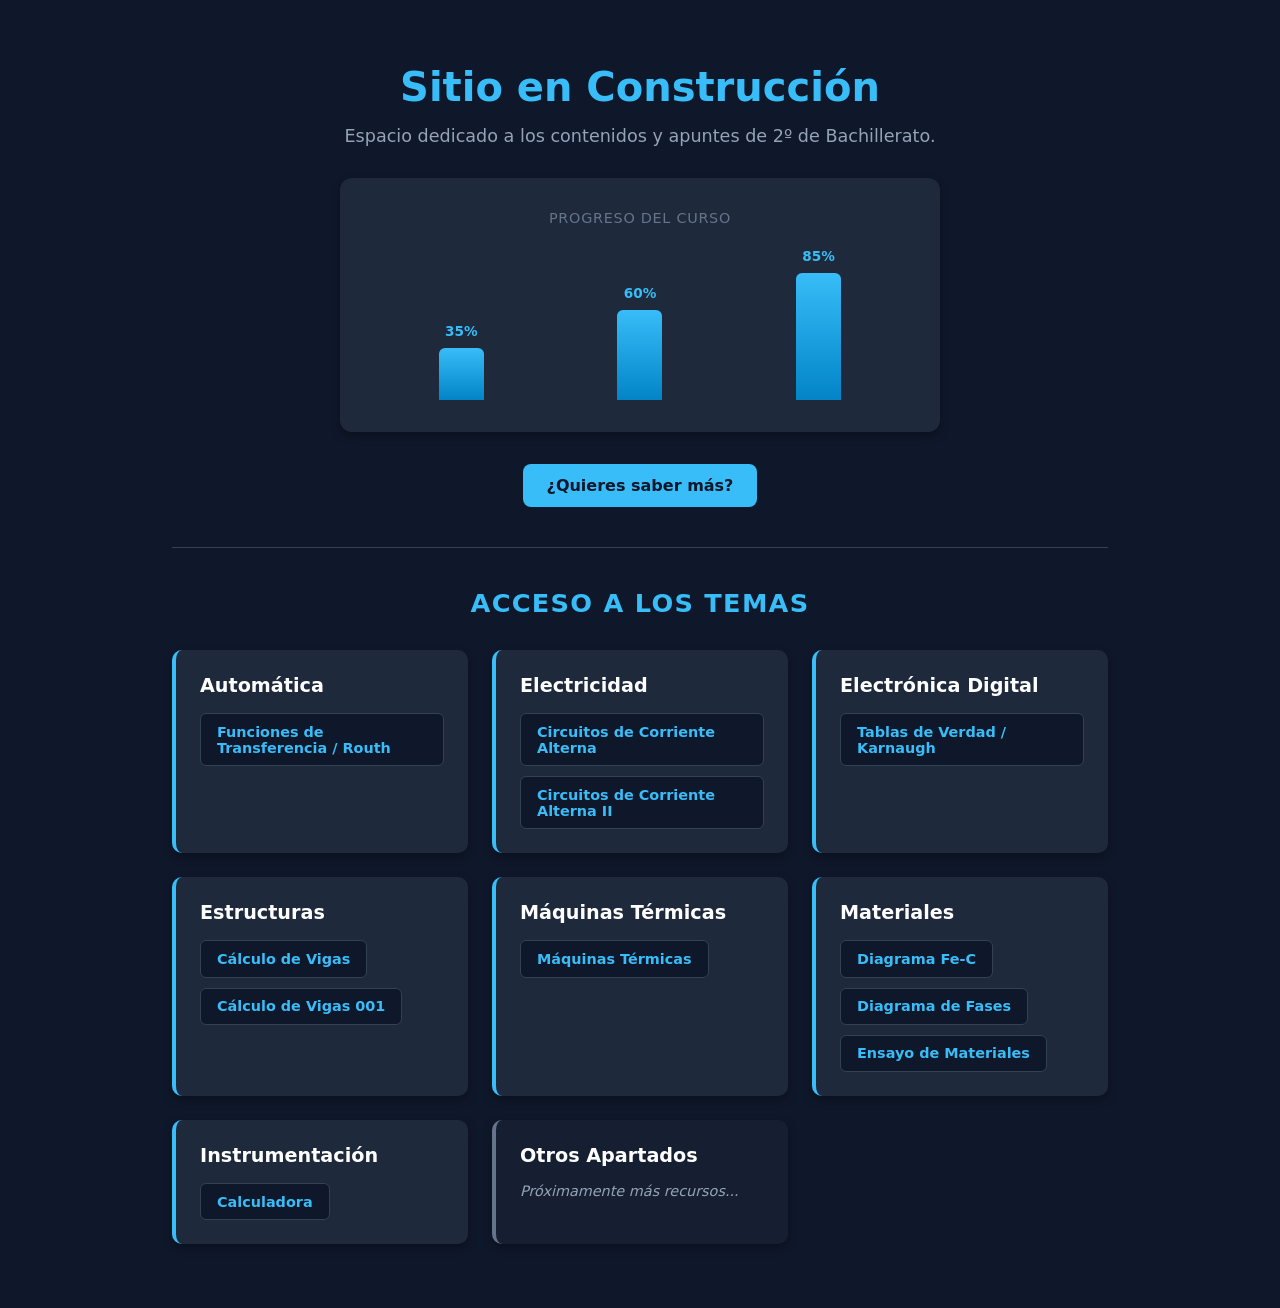
<file: index.html>
<!DOCTYPE html>
<html lang="es">
<head>
    <meta charset="UTF-8">
    <meta name="viewport" content="width=device-width, initial-scale=1.0">
    <title>Mi Espacio Web | 2º Bachillerato</title>
    <link rel="stylesheet" href="style.css">
</head>
<body>

    <div class="container container-wide">
        <h1>Sitio en Construcción</h1>
        <p>Espacio dedicado a los contenidos y apuntes de 2º de Bachillerato.</p>

        <div class="chart-container">
            <div class="chart-title">Progreso del Curso</div>
            <div class="graph">
                <div class="bar" style="--target-height: 35%;" data-value="35%"></div>
                <div class="bar" style="--target-height: 60%;" data-value="60%"></div>
                <div class="bar" style="--target-height: 85%;" data-value="85%"></div>
            </div>
        </div>

        <button id="btn-interact" class="btn-main">¿Quieres saber más?</button>
        <p id="hidden-message" class="hidden">¡Mucho ánimo con el curso y la preparación de la EBAU/EvAU!</p>

        <hr class="separator">

        <h2 class="main-title">Acceso a los Temas</h2>
        
        <div class="secciones-wrapper">
            
            <div class="categoria-card">
                <h3>Automática</h3>
                <div class="temas-container">
                    <button class="btn-tema" onclick="window.location.href='Ingenieria/Automatica/regulacion.html'">Funciones de Transferencia / Routh</button>
                </div>
            </div>

            <div class="categoria-card">
                <h3>Electricidad</h3>
                <div class="temas-container">
                    <button class="btn-tema" onclick="window.location.href='Ingenieria/CA/AC.html'">Circuitos de Corriente Alterna</button>
                    <button class="btn-tema" onclick="window.location.href='https://salamoisan.uva.es/alterna/'">Circuitos de Corriente Alterna II</button>
                    
                </div>
            </div>

            <div class="categoria-card">
                <h3>Electrónica Digital</h3>
                <div class="temas-container">
                    <button class="btn-tema" onclick="window.location.href='Ingenieria/ElectronicaDigital/digital.html'">Tablas de Verdad / Karnaugh</button>
                </div>
            </div>

            <div class="categoria-card">
                <h3>Estructuras</h3>
                <div class="temas-container">
                    <button class="btn-tema" onclick="window.location.href='Ingenieria/Estructuras/CalculoVigas.html'">Cálculo de Vigas</button>
                     <button class="btn-tema" onclick="window.location.href='Ingenieria/Estructuras/CalculoVigas001.html'">Cálculo de Vigas 001</button>

                   
                </div>
            </div>

            <div class="categoria-card">
                <h3>Máquinas Térmicas</h3>
                <div class="temas-container">
                    <button class="btn-tema" onclick="window.location.href='Ingenieria/MaqTermicas/MaqTermicas.html'">Máquinas Térmicas</button>
                </div>
            </div>

            <div class="categoria-card">
                <h3>Materiales</h3>
                <div class="temas-container">
                    <button class="btn-tema" onclick="window.location.href='Ingenieria/Materiales/DiagramaFeC.html'">Diagrama Fe-C</button>
                    <button class="btn-tema" onclick="window.location.href='Ingenieria/Materiales/DiagramasFase.html'">Diagrama de Fases</button>
                    <button class="btn-tema" onclick="window.location.href='Ingenieria/Materiales/EnsayoMateriales.html'">Ensayo de Materiales</button>
                </div>
            </div>

            <div class="categoria-card">
                <h3>Instrumentación</h3>
                <div class="temas-container">
                    <button class="btn-tema" onclick="window.location.href='Instrumentacion/calculadora.html'">Calculadora</button>
                </div>
            </div>

            <div class="categoria-card otros-enlaces">
                <h3>Otros Apartados</h3>
                <div class="temas-container">
                    <span class="placeholder-text">Próximamente más recursos...</span>
                </div>
            </div>

        </div>
    </div>

    <script src="script.js"></script>
</body>
</html>
</file>
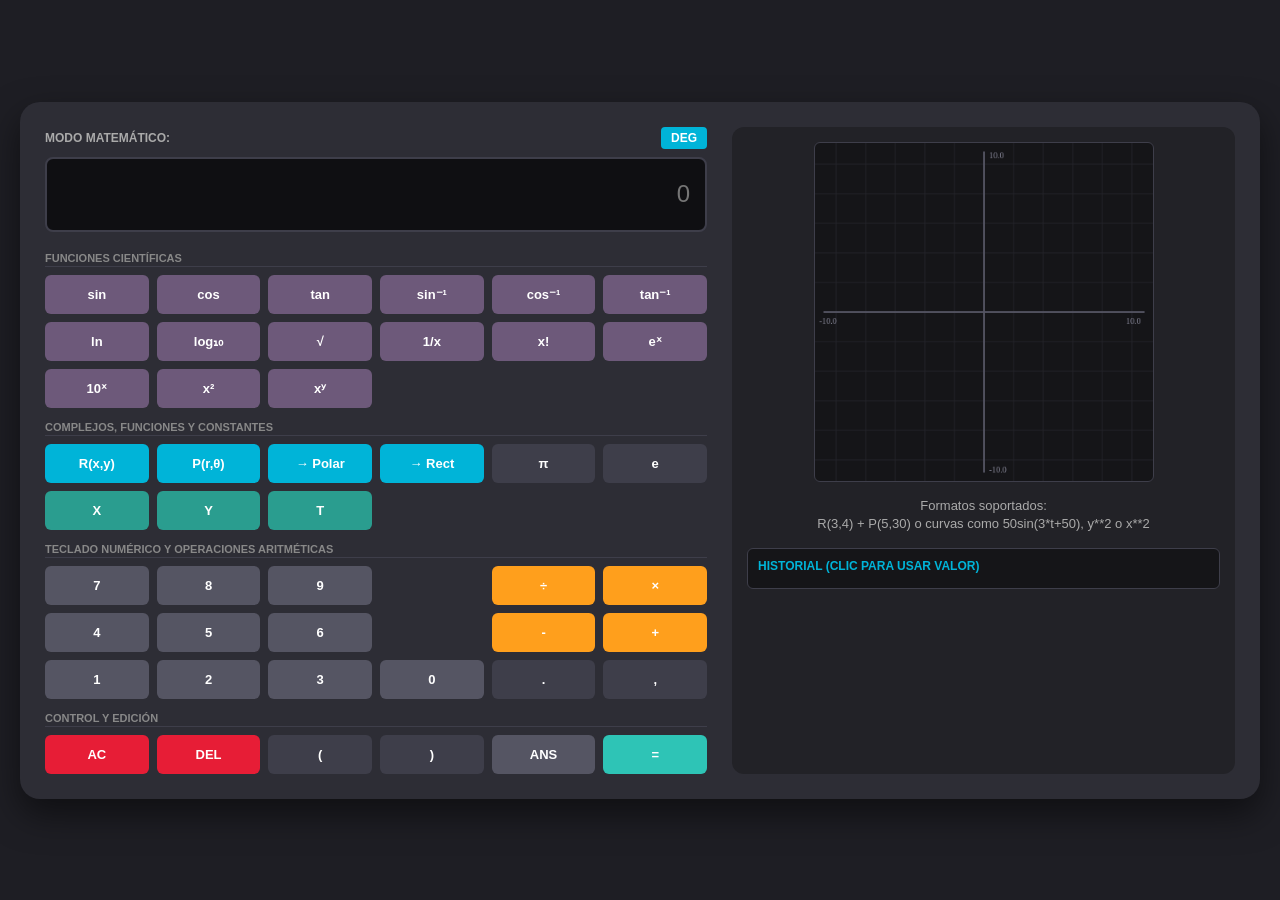
<file: Instrumentacion/calculadora.html>
<!DOCTYPE html>
<html lang="es">
<head>
    <meta charset="UTF-8">
    <meta name="viewport" content="width=device-width, initial-scale=1.0">
    <title>Calculadora Científica, Compleja y Graficadora Avanzada</title>
    <style>
        * {
            box-sizing: border-box;
            margin: 0;
            padding: 0;
            font-family: 'Segoe UI', Tahoma, Geneva, Verdana, sans-serif;
        }

        body {
            background-color: #1e1e24;
            display: flex;
            justify-content: center;
            align-items: center;
            min-height: 100vh;
            padding: 20px;
        }

        .contenedor-principal {
            display: flex;
            background-color: #2d2d35;
            padding: 25px;
            border-radius: 20px;
            box-shadow: 0px 15px 35px rgba(0,0,0,0.5);
            gap: 25px;
            max-width: 1300px;
            width: 100%;
        }

        .seccion-calculadora {
            flex: 1.4;
        }

        .seccion-grafico {
            flex: 1;
            display: flex;
            flex-direction: column;
            align-items: center;
            background-color: #222227;
            border-radius: 12px;
            padding: 15px;
            gap: 15px;
        }

        .encabezado-pantalla {
            display: flex;
            justify-content: space-between;
            align-items: center;
            margin-bottom: 8px;
        }

        .indicador-angulo {
            background-color: #00b4d8;
            color: white;
            padding: 4px 10px;
            font-size: 12px;
            font-weight: bold;
            border-radius: 4px;
            cursor: pointer;
            border: none;
            text-transform: uppercase;
        }

        .pantalla {
            width: 100%;
            height: 75px;
            background-color: #0f0f12;
            color: #00ff66;
            font-size: 24px;
            text-align: right;
            padding: 15px;
            border: 2px solid #3e3e4a;
            border-radius: 8px;
            margin-bottom: 15px;
            outline: none;
        }

        .botones {
            display: grid;
            grid-template-columns: repeat(6, 1fr);
            gap: 8px;
        }

        button {
            padding: 12px 2px;
            font-size: 13px;
            font-weight: 600;
            border: none;
            border-radius: 6px;
            cursor: pointer;
            background-color: #3e3e4a;
            color: #ffffff;
            transition: background 0.2s;
        }

        button:hover {
            background-color: #4f4f5e;
        }

        button.numero {
            background-color: #555563;
        }

        button.numero:hover {
            background-color: #666677;
        }

        button.operador {
            background-color: #ff9f1c;
            color: #fff;
        }

        button.operador:hover {
            background-color: #fca326;
        }

        button.especial {
            background-color: #e71d36;
            color: white;
        }

        button.especial:hover {
            background-color: #ff334b;
        }

        button.cientifico {
            background-color: #6d597a;
            color: white;
        }

        button.cientifico:hover {
            background-color: #b56576;
        }

        button.vector-btn {
            background-color: #00b4d8;
            color: white;
        }

        button.vector-btn:hover {
            background-color: #0096c7;
        }

        button.variable-btn {
            background-color: #2a9d8f;
            color: white;
        }

        button.variable-btn:hover {
            background-color: #21867a;
        }

        button.igual {
            background-color: #2ec4b6;
            color: white;
        }

        button.igual:hover {
            background-color: #23a89d;
        }

        canvas {
            background-color: #151518;
            border: 1px solid #3e3e4a;
            border-radius: 6px;
            width: 100%;
            max-width: 340px;
            height: auto;
            aspect-ratio: 1;
        }

        .info-grafico {
            color: #aaa;
            font-size: 13px;
            text-align: center;
            line-height: 1.4;
            width: 100%;
        }

        .contenedor-historial {
            width: 100%;
            background-color: #151518;
            border: 1px solid #3e3e4a;
            border-radius: 6px;
            padding: 10px;
            max-height: 110px;
            overflow-y: auto;
        }

        .titulo-historial {
            color: #00b4d8;
            font-size: 12px;
            font-weight: bold;
            margin-bottom: 5px;
            text-transform: uppercase;
        }

        .item-historial {
            color: #eee;
            font-size: 11px;
            padding: 4px;
            border-bottom: 1px solid #222;
            cursor: pointer;
            text-align: left;
            white-space: nowrap;
            overflow: hidden;
            text-overflow: ellipsis;
        }

        .item-historial:hover {
            background-color: #222227;
            color: #00ff66;
        }

        .etiqueta-grupo {
            grid-column: span 6;
            font-size: 11px;
            color: #888;
            font-weight: bold;
            text-transform: uppercase;
            margin-top: 5px;
            border-bottom: 1px solid #3e3e4a;
            padding-bottom: 2px;
        }
    </style>
</head>
<body>

    <div class="contenedor-principal">
        <div class="seccion-calculadora">
            <div class="encabezado-pantalla">
                <span style="color:#aaa; font-size:12px; font-weight:bold;">MODO MATEMÁTICO:</span>
                <button class="indicador-angulo" id="btnAngulo" onclick="conmutarModoAngulo()">DEG</button>
            </div>
            <input type="text" class="pantalla" id="pantalla" placeholder="0">

            <div class="botones">

                <div class="etiqueta-grupo">Funciones Científicas</div>
                <button class="cientifico" onclick="agregarValor('sin(')">sin</button>
                <button class="cientifico" onclick="agregarValor('cos(')">cos</button>
                <button class="cientifico" onclick="agregarValor('tan(')">tan</button>
                <button class="cientifico" onclick="agregarValor('asin(')">sin⁻¹</button>
                <button class="cientifico" onclick="agregarValor('acos(')">cos⁻¹</button>
                <button class="cientifico" onclick="agregarValor('atan(')">tan⁻¹</button>

                <button class="cientifico" onclick="agregarValor('ln(')">ln</button>
                <button class="cientifico" onclick="agregarValor('lg(')">log₁₀</button>
                <button class="cientifico" onclick="agregarValor('sqrt(')">√</button>
                <button class="cientifico" onclick="agregarValor('inv(')">1/x</button>
                <button class="cientifico" onclick="agregarValor('fact(')">x!</button>
                <button class="cientifico" onclick="agregarValor('exp(')">eˣ</button>

                <button class="cientifico" onclick="agregarValor('pow10(')">10ˣ</button>
                <button class="cientifico" onclick="agregarValor('**2')">x²</button>
                <button class="cientifico" onclick="agregarValor('**')">xʸ</button>
                <button style="grid-column: span 3; background-color: transparent;" disabled></button>

                <div class="etiqueta-grupo">Complejos, Funciones y Constantes</div>
                <button class="vector-btn" onclick="agregarValor('R(')">R(x,y)</button>
                <button class="vector-btn" onclick="agregarValor('P(')">P(r,θ)</button>
                <button class="vector-btn" onclick="convertirAGraficarPolar()">→ Polar</button>
                <button class="vector-btn" onclick="convertirAGraficarRectangular()">→ Rect</button>
                <button onclick="agregarValor('Math.PI')">π</button>
                <button onclick="agregarValor('Math.E')">e</button>

                <button class="variable-btn" onclick="agregarValor('x')">X</button>
                <button class="variable-btn" onclick="agregarValor('y')">Y</button>
                <button class="variable-btn" onclick="agregarValor('t')">T</button>
                <button style="grid-column: span 3; background-color: transparent;" disabled></button>

                <div class="etiqueta-grupo">Teclado Numérico y Operaciones Aritméticas</div>

                <button class="numero" onclick="agregarValor('7')">7</button>
                <button class="numero" onclick="agregarValor('8')">8</button>
                <button class="numero" onclick="agregarValor('9')">9</button>
                <button style="background-color: transparent;" disabled></button>
                <button class="operador" onclick="agregarValor('/')">÷</button>
                <button class="operador" onclick="agregarValor('*')">×</button>

                <button class="numero" onclick="agregarValor('4')">4</button>
                <button class="numero" onclick="agregarValor('5')">5</button>
                <button class="numero" onclick="agregarValor('6')">6</button>
                <button style="background-color: transparent;" disabled></button>
                <button class="operador" onclick="agregarValor('-')">-</button>
                <button class="operador" onclick="agregarValor('+')">+</button>

                <button class="numero" onclick="agregarValor('1')">1</button>
                <button class="numero" onclick="agregarValor('2')">2</button>
                <button class="numero" onclick="agregarValor('3')">3</button>
                <button class="numero" onclick="agregarValor('0')">0</button>
                <button onclick="agregarValor('.')">.</button>
                <button onclick="agregarValor(',')">,</button>

                <div class="etiqueta-grupo">Control y Edición</div>
                <button class="especial" onclick="limpiarPantalla()">AC</button>
                <button class="especial" onclick="borrarEnCursor()">DEL</button>
                <button onclick="agregarValor('(')">(</button>
                <button onclick="agregarValor(')')">)</button>
                <button class="numero" onclick="agregarValor(ultimaSolucion)">ANS</button>
                <button class="igual" onclick="calcularOperacionCompleja()">=</button>
            </div>
        </div>

        <div class="seccion-grafico">
            <canvas id="planoVectorial" width="400" height="400"></canvas>
            <div class="info-grafico" id="infoGrafico">
                Formatos soportados:<br>
                <code>R(3,4) + P(5,30)</code> o curvas como <code>50sin(3*t+50)</code>, <code>y**2</code> o <code>x**2</code>
            </div>

            <div class="contenedor-historial">
                <div class="titulo-historial">Historial (clic para usar valor)</div>
                <div id="listaHistorial"></div>
            </div>
        </div>
    </div>

    <script>
        const pantalla = document.getElementById('pantalla');
        const canvas = document.getElementById('planoVectorial');
        const ctx = canvas.getContext('2d');
        const listaHistorial = document.getElementById('listaHistorial');
        const btnAngulo = document.getElementById('btnAngulo');

        let ultimaSolucion = "0";
        let mostrandoResultado = false;
        let modoAngulo = "DEG";
        let rangoEjeMaximo = 10;

        dibujarPlanoBase();

        function conmutarModoAngulo() {
            modoAngulo = (modoAngulo === "DEG") ? "RAD" : "DEG";
            btnAngulo.innerText = modoAngulo;
        }

        // ESCRITURA INTELIGENTE EN LA POSICIÓN DEL CURSOR
        function agregarValor(valor) {
            if (mostrandoResultado) {
                pantalla.value = "";
                mostrandoResultado = false;
            }

            let posCursor = pantalla.selectionStart;
            let textoPrevio = pantalla.value.substring(0, posCursor);
            let textoPosterior = pantalla.value.substring(pantalla.selectionEnd, pantalla.value.length);

            pantalla.value = textoPrevio + valor + textoPosterior;

            // Reubicar el cursor justo después de lo que acabamos de insertar
            pantalla.setSelectionRange(posCursor + valor.length, posCursor + valor.length);
            pantalla.focus();
        }

        function limpiarPantalla() {
            pantalla.value = '';
            mostrandoResultado = false;
            rangoEjeMaximo = 10;
            dibujarPlanoBase();
            document.getElementById('infoGrafico').innerHTML = "Formatos soportados:<br><code>R(3,4) + P(5,30)</code> o curvas como <code>50sin(3*t+50)</code>, <code>y**2</code> o <code>x**2</code>";
        }

        // BORRADO INTELIGENTE EN LA POSICIÓN DEL CURSOR
        function borrarEnCursor() {
            if (mostrandoResultado) {
                pantalla.value = "";
                mostrandoResultado = false;
                pantalla.focus();
                return;
            }

            let posCursor = pantalla.selectionStart;
            if (posCursor > 0) {
                let textoPrevio = pantalla.value.substring(0, posCursor - 1);
                let textoPosterior = pantalla.value.substring(pantalla.selectionEnd, pantalla.value.length);

                pantalla.value = textoPrevio + textoPosterior;
                pantalla.setSelectionRange(posCursor - 1, posCursor - 1);
            }
            pantalla.focus();
        }

        function cargarHistorial(valor) {
            pantalla.value = valor;
            mostrandoResultado = false;
            pantalla.focus();
        }

        function añadirAlHistorial(operacion, resultado) {
            const item = document.createElement('div');
            item.className = 'item-historial';
            item.innerText = `${operacion} = ${resultado}`;
            item.onclick = () => cargarHistorial(resultado);
            listaHistorial.insertBefore(item, listaHistorial.firstChild);
        }

        class Complejo {
            constructor(re, im) {
                this.re = re;
                this.im = im;
            }
            sumar(c) {
                let obj = (c instanceof Complejo) ? c : new Complejo(c, 0);
                return new Complejo(this.re + obj.re, this.im + obj.im);
            }
            restar(c) {
                let obj = (c instanceof Complejo) ? c : new Complejo(c, 0);
                return new Complejo(this.re - obj.re, this.im - obj.im);
            }
            multiplicar(c) {
                let obj = (c instanceof Complejo) ? c : new Complejo(c, 0);
                return new Complejo(this.re * obj.re - this.im * obj.im, this.re * obj.im + this.im * obj.re);
            }
            dividir(c) {
                let obj = (c instanceof Complejo) ? c : new Complejo(c, 0);
                let den = obj.re * obj.re + obj.im * obj.im;
                if(den === 0) throw new Error("DivByZero");
                return new Complejo(
                    (this.re * obj.re + this.im * obj.im) / den,
                    (this.im * obj.re - this.re * obj.im) / den
                );
            }
            toString() {
                let signo = this.im >= 0 ? "+" : "";
                return `${this.re.toFixed(2)}${signo}${this.im.toFixed(2)}j`;
            }
        }

        function R(x, y) { return new Complejo(x, y); }
        function P(r, anguloGrados) {
            const rad = anguloGrados * (Math.PI / 180);
            return new Complejo(r * Math.cos(rad), r * Math.sin(rad));
        }

        function parseComplejoString(str) {
            let s = str.replace(/j/g, '').replace(/\s+/g, '');
            let partes = s.split(/(?=[+-])/);
            let re = 0, im = 0;
            if(partes.length === 1) {
                if(str.includes('j')) im = parseFloat(partes[0]);
                else re = parseFloat(partes[0]);
            } else if(partes.length === 2) {
                re = parseFloat(partes[0]);
                im = parseFloat(partes[1]);
            }
            return new Complejo(isNaN(re)?0:re, isNaN(im)?0:im);
        }

        function evaluarEntradaAObjeto(entrada) {
            let expr = entrada.trim();
            if (expr.includes('j') && !expr.includes('R(')) {
                return parseComplejoString(expr);
            }
            let res = parsearYCalcularComplejos(expr);
            if (res instanceof Complejo) return res;
            let val = parseFloat(res);
            if (!isNaN(val)) return new Complejo(val, 0);
            throw new Error("Formato inválido");
        }

        function convertirAGraficarPolar() {
            try {
                let c = evaluarEntradaAObjeto(pantalla.value);
                const magnitud = Math.sqrt(c.re*c.re + c.im*c.im);
                let angulo = Math.atan2(c.im, c.re) * (180 / Math.PI);
                if (angulo < 0) angulo += 360;

                let resPolar = `P(${magnitud.toFixed(2)},${angulo.toFixed(1)})`;
                añadirAlHistorial(`→Polar(${pantalla.value})`, resPolar);
                pantalla.value = resPolar;
                ultimaSolucion = resPolar;
                mostrandoResultado = true;
                rangoEjeMaximo = Math.max(Math.abs(c.re), Math.abs(c.im), 5);
                dibujarPlanoBase();
                graficarUnicoVector(c.re, c.im);
                actualizarInformacionDeTexto(c.re, c.im, magnitud, angulo, false);
            } catch(e) { pantalla.value = "Error"; mostrandoResultado = true; }
        }

        function convertirAGraficarRectangular() {
            try {
                let c = evaluarEntradaAObjeto(pantalla.value);
                const magnitud = Math.sqrt(c.re*c.re + c.im*c.im);
                let angulo = Math.atan2(c.im, c.re) * (180 / Math.PI);
                if (angulo < 0) angulo += 360;

                let resRect = c.toString();
                añadirAlHistorial(`→Rect(${pantalla.value})`, resRect);
                pantalla.value = resRect;
                ultimaSolucion = resRect;
                mostrandoResultado = true;
                rangoEjeMaximo = Math.max(Math.abs(c.re), Math.abs(c.im), 5);
                dibujarPlanoBase();
                graficarUnicoVector(c.re, c.im);
                actualizarInformacionDeTexto(c.re, c.im, magnitud, angulo, false);
            } catch(e) { pantalla.value = "Error"; mostrandoResultado = true; }
        }

        function calcularOperacionCompleja() {
            let expresionOriginal = pantalla.value;
            try {
                let expr = expresionOriginal.replace(/\s+/g, '');

                // Autocorrección de multiplicación implícita (ej: 50sin -> 50*sin)
                expr = expr.replace(/(\d+)(sin|cos|tan|ln|lg|sqrt|R|P|x|y|t)/g, '$1*$2');

                let limpiaParaDeteccion = expr.replace(/R\(/g, '').replace(/P\(/g, '');
                if (limpiaParaDeteccion.includes('x') || limpiaParaDeteccion.includes('y') || limpiaParaDeteccion.includes('t')) {
                    graficarFuncionContinua(expr);
                    añadirAlHistorial("Gráfica", expresionOriginal);
                    mostrandoResultado = true;
                    return;
                }

                expr = expr.replace(/([0-9.-]+\s*[+-]\s*[0-9.-]+)j/g, function(match, complexGroup) {
                    let c = parseComplejoString(complexGroup);
                    return `R(${c.re},${c.im})`;
                });
                expr = expr.replace(/\b([0-9.-]+)j\b/g, "R(0,$1)");

                let resultadoComplejo = parsearYCalcularComplejos(expr);

                if (resultadoComplejo instanceof Complejo) {
                    const magnitud = Math.sqrt(resultadoComplejo.re*resultadoComplejo.re + resultadoComplejo.im*resultadoComplejo.im);
                    let angulo = Math.atan2(resultadoComplejo.im, resultadoComplejo.re) * (180 / Math.PI);
                    if (angulo < 0) angulo += 360;

                    let resFinal = resultadoComplejo.toString();
                    if(Math.abs(resultadoComplejo.im) < 1e-12) resFinal = resultadoComplejo.re.toFixed(2);

                    pantalla.value = resFinal;
                    ultimaSolucion = resFinal;

                    añadirAlHistorial(expresionOriginal, resFinal);

                    rangoEjeMaximo = Math.max(Math.abs(resultadoComplejo.re), Math.abs(resultadoComplejo.im), 5);
                    dibujarPlanoBase();
                    graficarUnicoVector(resultadoComplejo.re, resultadoComplejo.im);
                    actualizarInformacionDeTexto(resultadoComplejo.re, resultadoComplejo.im, magnitud, angulo, false);
                }
                mostrandoResultado = true;

            } catch (error) {
                pantalla.value = 'Error';
                mostrandoResultado = true;
            }
        }

        function parsearYCalcularComplejos(expr, valorVariableIntercambiable = 0, nombreVariable = 'x') {
            let tokens = [];
            let i = 0;
            const funcionesCientificas = ['asin', 'acos', 'atan', 'pow10', 'sqrt', 'fact', 'inv', 'sin', 'cos', 'tan', 'exp', 'ln', 'lg', 'R', 'P'];

            while (i < expr.length) {
                let c = expr[i];
                if (c === '+' || c === '-' || c === '*' || c === '/' || c === '(' || c === ')' || c === ',') {
                    if(c === '*' && expr[i+1] === '*') {
                        tokens.push('**');
                        i += 2;
                    } else {
                        tokens.push(c);
                        i++;
                    }
                } else if (c === nombreVariable && (i === 0 || expr[i-1] !== 'e') && !funcionesCientificas.includes(expr.slice(i, i+3))) {
                    tokens.push(valorVariableIntercambiable.toString());
                    i++;
                } else if (expr.startsWith('Math.PI', i)) {
                    tokens.push(Math.PI.toString());
                    i += 7;
                } else if (expr.startsWith('Math.E', i)) {
                    tokens.push(Math.E.toString());
                    i += 6;
                } else {
                    let encontradaf = false;
                    for(let f of funcionesCientificas) {
                        if(expr.startsWith(f + '(', i)) {
                            tokens.push(f);
                            tokens.push('(');
                            i += f.length + 1;
                            encontradaf = true;
                            break;
                        }
                    }

                    if(!encontradaf) {
                        if ((c >= '0' && c <= '9') || c === '.') {
                            let inicioNum = i;
                            while (i < expr.length && ((expr[i] >= '0' && expr[i] <= '9') || expr[i] === '.')) i++;
                            tokens.push(expr.slice(inicioNum, i));
                        } else {
                            if(c === 'x' || c === 'y' || c === 't') {
                                tokens.push(valorVariableIntercambiable.toString());
                            }
                            i++;
                        }
                    }
                }
            }

            let pos = 0;

            function parsePrimario() {
                let token = tokens[pos];
                if (token === '(') {
                    pos++;
                    let res = parseSumaResta();
                    pos++;
                    return res;
                }

                if (funcionesCientificas.includes(token)) {
                    let func = token;
                    pos++; pos++;

                    if (func === 'R' || func === 'P') {
                        let arg1 = parseSumaResta(); pos++;
                        let arg2 = parseSumaResta(); pos++;
                        return (func === 'R') ? R(arg1.re, arg2.re) : P(arg1.re, arg2.re);
                    }

                    let arg = parseSumaResta();
                    pos++;
                    let v = arg.re;

                    switch(func) {
                        case 'sin':
                            if(modoAngulo === "DEG") v = v * (Math.PI / 180);
                            return new Complejo(Math.sin(v), 0);
                        case 'cos':
                            if(modoAngulo === "DEG") v = v * (Math.PI / 180);
                            return new Complejo(Math.cos(v), 0);
                        case 'tan':
                            if(modoAngulo === "DEG") v = v * (Math.PI / 180);
                            return new Complejo(Math.tan(v), 0);
                        case 'asin':
                            let resAsin = Math.asin(v);
                            if(modoAngulo === "DEG") resAsin = resAsin * (180 / Math.PI);
                            return new Complejo(resAsin, 0);
                        case 'acos':
                            let resAcos = Math.acos(v);
                            if(modoAngulo === "DEG") resAcos = resAcos * (180 / Math.PI);
                            return new Complejo(resAcos, 0);
                        case 'atan':
                            let resAtan = Math.atan(v);
                            if(modoAngulo === "DEG") resAtan = resAtan * (180 / Math.PI);
                            return new Complejo(resAtan, 0);
                        case 'ln': return new Complejo(Math.log(v), 0);
                        case 'lg': return new Complejo(Math.log10(v), 0);
                        case 'sqrt': return new Complejo(Math.sqrt(v), 0);
                        case 'exp': return new Complejo(Math.exp(v), 0);
                        case 'pow10': return new Complejo(Math.pow(10, v), 0);
                        case 'inv': return new Complejo(1 / v, 0);
                        case 'fact': return new Complejo(calcularFactorial(Math.floor(v)), 0);
                        default: return new Complejo(0,0);
                    }
                }

                pos++;
                let parsedNum = parseFloat(token);
                return new Complejo(isNaN(parsedNum) ? 0 : parsedNum, 0);
            }

            function parsePotencia() {
                let nodoIzq = parsePrimario();
                while (pos < tokens.length && tokens[pos] === '**') {
                    pos++;
                    let nodoDer = parsePrimario();
                    nodoIzq = new Complejo(Math.pow(nodoIzq.re, nodoDer.re), 0);
                }
                return nodoIzq;
            }

            function parseMultiplicacionDivision() {
                let nodoIzq = parsePotencia();
                while (pos < tokens.length && (tokens[pos] === '*' || tokens[pos] === '/')) {
                    let op = tokens[pos];
                    pos++;
                    let nodoDer = parsePotencia();
                    if (op === '*') nodoIzq = nodoIzq.multiplicar(nodoDer);
                    if (op === '/') nodoIzq = nodoIzq.dividir(nodoDer);
                }
                return nodoIzq;
            }

            function parseSumaResta() {
                let nodoIzq = parseMultiplicacionDivision();
                while (pos < tokens.length && (tokens[pos] === '+' || tokens[pos] === '-')) {
                    let op = tokens[pos];
                    pos++;
                    let nodoDer = parseMultiplicacionDivision();
                    if (op === '+') nodoIzq = nodoIzq.sumar(nodoDer);
                    if (op === '-') nodoIzq = nodoIzq.restar(nodoDer);
                }
                return nodoIzq;
            }

            return parseSumaResta();
        }

        function calcularFactorial(n) {
            if (n < 0) return 0;
            if (n === 0 || n === 1) return 1;
            let result = 1;
            for (let i = 2; i <= n; i++) result *= i;
            return result;
        }

        // MOTOR CON ZOOM AUTÓNOMO POR MUESTREO DE AMPLITUDES TRIDIMENSIONALES
        function graficarFuncionContinua(expr) {
            let esVariableY = expr.includes('y');
            let esVariableT = expr.includes('t');
            let nombreVar = esVariableY ? 'y' : (esVariableT ? 't' : 'x');

            // 1. ESCANEO PREVIO DE AMPLITUD DE RESPUESTA (Encuentra máximos y mínimos reales)
            let amplitudMaxDetectada = 0;
            for (let k = -50; k <= 50; k += 1) {
                try {
                    let evaluacionDePrueba = parsearYCalcularComplejos(expr, k, nombreVar);
                    let valorAbsoluto = Math.abs(evaluacionDePrueba.re);
                    if (isFinite(valorAbsoluto) && !isNaN(valorAbsoluto)) {
                        if (valorAbsoluto > amplitudMaxDetectada) {
                            amplitudMaxDetectada = valorAbsoluto;
                        }
                    }
                } catch(e) {}
            }

            // Asignar dinámicamente un multiplicador cómodo basado en el pico de la señal
            if (amplitudMaxDetectada > 0) {
                rangoEjeMaximo = amplitudMaxDetectada * 1.2; // Deja un 20% de margen arriba y abajo
            } else {
                rangoEjeMaximo = 10;
            }

            dibujarPlanoBase();

            const centroX = canvas.width / 2;
            const centroY = canvas.height / 2;
            const escala = (canvas.width / 2 - 25) / rangoEjeMaximo;

            ctx.lineWidth = 3;
            ctx.strokeStyle = '#00ff66';
            ctx.beginPath();

            let primerPunto = true;

            if (esVariableY) {
                for (let pixelY = 0; pixelY <= canvas.height; pixelY++) {
                    let valYMatematico = ((centroY - pixelY) / escala);
                    try {
                        let resComplejo = parsearYCalcularComplejos(expr, valYMatematico, 'y');
                        let valXCalculado = resComplejo.re;

                        if (!isNaN(valXCalculado) && isFinite(valXCalculado)) {
                            let pixelX = centroX + valXCalculado * escala;
                            if (primerPunto) {
                                ctx.moveTo(pixelX, pixelY);
                                primerPunto = false;
                            } else {
                                ctx.lineTo(pixelX, pixelY);
                            }
                        }
                    } catch (e) {}
                }
            } else {
                // Barrido horizontal estándar para X o T
                // Se extiende el barrido un poco más allá de los píxeles para asegurar líneas fluidas continuas
                for (let pixelX = 0; pixelX <= canvas.width; pixelX++) {
                    let valVarMatematico = ((pixelX - centroX) / escala);
                    try {
                        let resComplejo = parsearYCalcularComplejos(expr, valVarMatematico, nombreVar);
                        let valYCalculado = resComplejo.re;

                        if (!isNaN(valYCalculado) && isFinite(valYCalculado)) {
                            let pixelY = centroY - valYCalculado * escala;
                            if (primerPunto) {
                                ctx.moveTo(pixelX, pixelY);
                                primerPunto = false;
                            } else {
                                ctx.lineTo(pixelX, pixelY);
                            }
                        }
                    } catch (e) {}
                }
            }
            ctx.stroke();
            actualizarInformacionDeTexto(0, 0, 0, 0, true, expr);
        }

        function actualizarInformacionDeTexto(x, y, mag, ang, esModoFuncion, expresion = "") {
            let info = document.getElementById('infoGrafico');
            if (esModoFuncion) {
                let variableEje = expresion.includes('y') ? 'x = f(y)' : (expresion.includes('t') ? 'y = f(t)' : 'y = f(x)');
                info.innerHTML = `
                    <strong style="color: #2ec4b6;">Modo Función Activo (${variableEje})</strong><br>
                    <strong>Ecuación:</strong> ${expresion}<br>
                    <span style="font-size:11px; color:#ff9f1c;">Zoom inteligente: Ejes auto-escalados a ±${rangoEjeMaximo.toFixed(1)}.</span>
                `;
            } else {
                let signo = y >= 0 ? "+" : "";
                info.innerHTML = `
                    <strong>Resultado Complejo:</strong> ${x.toFixed(2)}${signo}${y.toFixed(2)}j<br>
                    <strong>Módulo (r):</strong> ${mag.toFixed(2)}<br>
                    <strong>Ángulo (θ):</strong> ${ang.toFixed(1)}°
                `;
            }
        }

        function dibujarPlanoBase() {
            ctx.clearRect(0, 0, canvas.width, canvas.height);
            const centroX = canvas.width / 2;
            const centroY = canvas.height / 2;
            const escala = (canvas.width / 2 - 25) / rangoEjeMaximo;

            ctx.strokeStyle = '#25252b'; ctx.lineWidth = 1;
            for(let i = -5; i <= 5; i++) {
                if(i===0) continue;
                let dist = (rangoEjeMaximo / 5) * i;
                ctx.beginPath(); ctx.moveTo(centroX + dist * escala, 0); ctx.lineTo(centroX + dist * escala, canvas.height); ctx.stroke();
                ctx.beginPath(); ctx.moveTo(0, centroY - dist * escala); ctx.lineTo(canvas.width, centroY - dist * escala); ctx.stroke();
            }

            ctx.strokeStyle = '#555563'; ctx.lineWidth = 2;
            ctx.beginPath(); ctx.moveTo(10, centroY); ctx.lineTo(canvas.width - 10, centroY); ctx.stroke();
            ctx.beginPath(); ctx.moveTo(centroX, 10); ctx.lineTo(centroX, canvas.height - 10); ctx.stroke();

            ctx.fillStyle = '#888899';
            ctx.font = '10px Segoe UI';
            ctx.fillText(rangoEjeMaximo.toFixed(1), canvas.width - 32, centroY + 14);
            ctx.fillText("-" + rangoEjeMaximo.toFixed(1), 5, centroY + 14);
            ctx.fillText(rangoEjeMaximo.toFixed(1), centroX + 6, 18);
            ctx.fillText("-" + rangoEjeMaximo.toFixed(1), centroX + 6, canvas.height - 10);
        }

        function graficarUnicoVector(vectorX, vectorY) {
            const centroX = canvas.width / 2;
            const centroY = canvas.height / 2;
            const escala = (canvas.width / 2 - 25) / rangoEjeMaximo;

            const destinoX = centroX + vectorX * escala;
            const destinoY = centroY - vectorY * escala;

            ctx.strokeStyle = '#ff9f1c'; ctx.setLineDash([4, 4]);
            ctx.beginPath(); ctx.moveTo(destinoX, destinoY); ctx.lineTo(destinoX, centroY);
            ctx.moveTo(destinoX, destinoY); ctx.lineTo(centroX, destinoY); ctx.stroke();
            ctx.setLineDash([]);

            ctx.strokeStyle = '#00ff66'; ctx.lineWidth = 4;
            ctx.beginPath(); ctx.moveTo(centroX, centroY); ctx.lineTo(destinoX, destinoY); ctx.stroke();

            const angulo = Math.atan2(destinoY - centroY, destinoX - centroX);
            const tamanoFlecha = 12;
            ctx.fillStyle = '#00ff66';
            ctx.beginPath(); ctx.moveTo(destinoX, destinoY);
            ctx.lineTo(destinoX - tamanoFlecha * Math.cos(angulo - Math.PI / 6), destinoY - tamanoFlecha * Math.sin(angulo - Math.PI / 6));
            ctx.lineTo(destinoX - tamanoFlecha * Math.cos(angulo + Math.PI / 6), destinoY - tamanoFlecha * Math.sin(angulo + Math.PI / 6));
            ctx.fill();

            ctx.fillStyle = '#ffffff'; ctx.beginPath(); ctx.arc(centroX, centroY, 4, 0, 2 * Math.PI); ctx.fill();
        }
    </script>
</body>
</html>
</file>
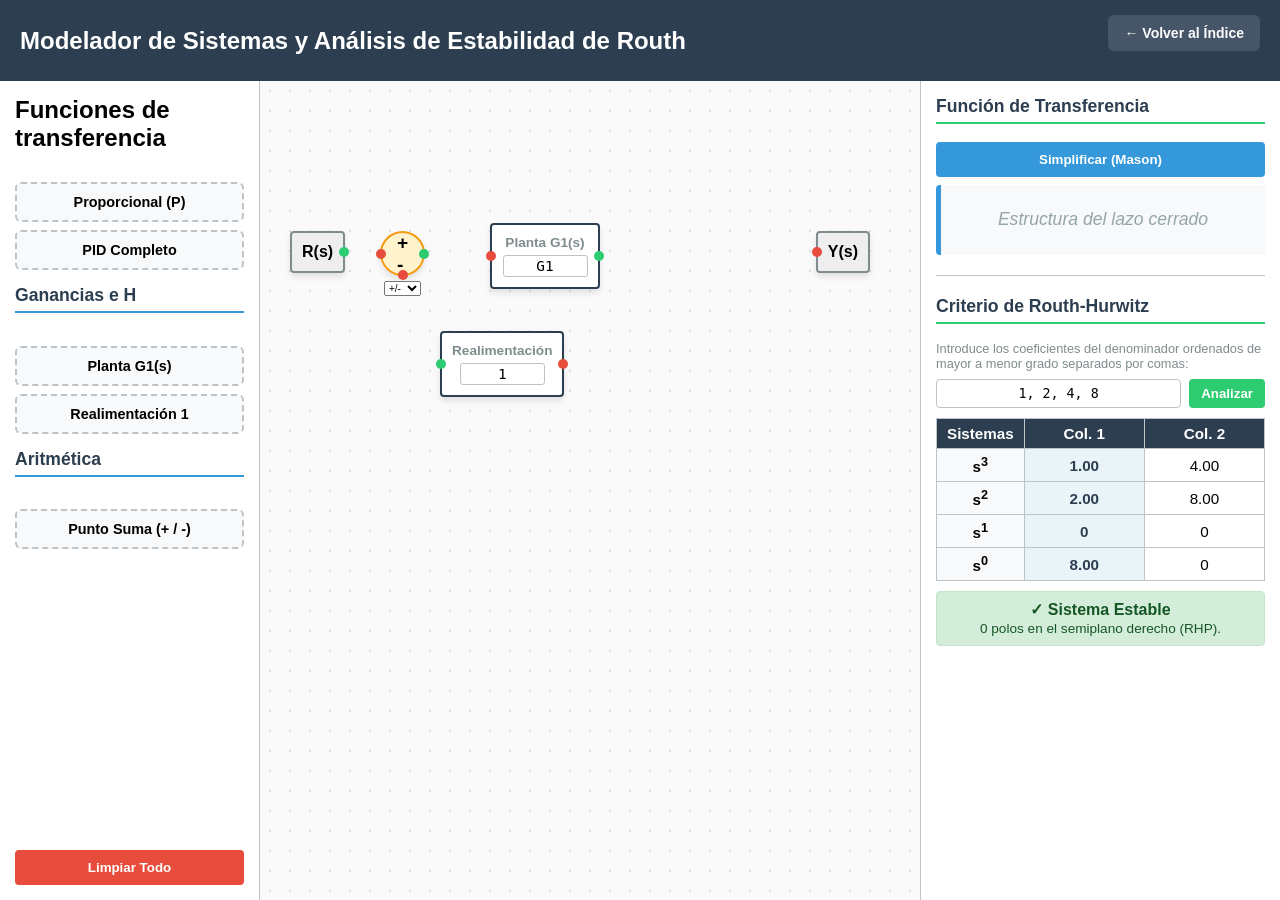
<file: Ingenieria/Automatica/regulacion.html>
<!DOCTYPE html>
<html lang="es">
<head>
    <meta charset="UTF-8">
    <meta name="viewport" content="width=device-width, initial-scale=1.0">
    <title>Modelador de Bloques y Criterio de Routh - Regulación Automática</title>
    <style>
        :root {
            --primary: #2c3e50;
            --accent: #3498db;
            --success: #2ecc71;
            --danger: #e74c3c;
            --bg: #ecf0f1;
            --panel-bg: #fff;
            --border: #bdc3c7;
        }
        * { box-sizing: border-box; font-family: 'Segoe UI', Tahoma, Geneva, Verdana, sans-serif; }
        body { margin: 0; padding: 0; background-color: var(--bg); display: flex; flex-direction: column; height: 100vh; }

        header { background-color: var(--primary); color: white; padding: 15px 20px; display: flex; justify-content: space-between; align-items: center; box-shadow: 0 2px 5px rgba(0,0,0,0.2); }
        header h1 { margin: 0; font-size: 1.5rem; }

        .main-container { display: flex; flex: 1; overflow: hidden; }

        /* Paleta de componentes */
        .sidebar { width: 260px; background-color: var(--panel-bg); border-right: 1px solid var(--border); padding: 15px; display: flex; flex-direction: column; gap: 15px; overflow-y: auto; }
        .sidebar h3 { margin-top: 0; color: var(--primary); border-bottom: 2px solid var(--accent); padding-bottom: 5px; font-size: 1.1rem; }

        .comp-group { display: flex; flex-direction: column; gap: 8px; }
        .draggable-item { background: #f8f9fa; border: 2px dashed var(--border); padding: 10px; border-radius: 6px; cursor: grab; text-align: center; font-weight: bold; transition: all 0.2s; font-size: 0.9rem; user-select: none; }
        .draggable-item:hover { border-color: var(--accent); background: #e8f4f8; color: var(--accent); }

        /* Lienzo de Trabajo */
        .canvas-area { flex: 1; position: relative; background-color: #fafafa; background-image: radial-gradient(#dfdfdf 1px, transparent 1px); background-size: 20px 20px; overflow: auto; min-width: 500px; }

        /* Bloques en el lienzo */
        .block-element { position: absolute; background: white; border: 2px solid var(--primary); border-radius: 4px; min-width: 110px; padding: 10px; box-shadow: 0 4px 6px rgba(0,0,0,0.1); cursor: move; display: flex; flex-direction: column; align-items: center; justify-content: center; user-select: none; z-index: 10; }
        .block-element.comparator { border-radius: 50%; min-width: 45px; max-width: 45px; height: 45px; padding: 0; font-size: 1.2rem; font-weight: bold; background: #fff3cd; border-color: #f39c12; }
        .block-element h4 { margin: 0 0 5px 0; font-size: 0.85rem; color: #7f8c8d; width: 100%; text-align: center; }
        .block-element input { width: 85px; text-align: center; border: 1px solid var(--border); border-radius: 3px; font-size: 0.9rem; padding: 2px; font-family: monospace; }
        .block-element .signs-select { font-size: 0.75rem; margin-top: 2px; }

        /* Bornes de conexión */
        .endpoint { position: absolute; width: 10px; height: 10px; background: var(--accent); border-radius: 50%; cursor: crosshair; z-index: 20; }
        .endpoint.in { left: -6px; top: calc(50% - 5px); background: var(--danger); }
        .endpoint.out { right: -6px; top: calc(50% - 5px); background: var(--success); }
        .comparator .endpoint.in-bottom { bottom: -6px; left: calc(50% - 5px); background: var(--danger); }

        .block-element.feedback-block .endpoint.in { right: -6px; left: auto; background: var(--danger); }
        .block-element.feedback-block .endpoint.out { left: -6px; right: auto; background: var(--success); }

        .delete-btn { position: absolute; top: -8px; right: -8px; background: var(--danger); color: white; border: none; border-radius: 50%; width: 18px; height: 18px; font-size: 10px; cursor: pointer; display: flex; align-items: center; justify-content: center; font-weight: bold; display: none; z-index: 30; }
        .block-element:hover .delete-btn { display: flex; }

        /* Panel Derecho */
        .results-panel { width: 360px; background-color: var(--panel-bg); border-left: 1px solid var(--border); padding: 15px; display: flex; flex-direction: column; gap: 15px; overflow-y: auto; }
        .results-panel h3 { margin-top: 0; color: var(--primary); border-bottom: 2px solid var(--success); padding-bottom: 5px; font-size: 1.1rem; }

        .math-box { background: #f8f9fa; border-left: 5px solid var(--accent); padding: 12px; border-radius: 4px; font-family: 'Times New Roman', Times, serif; font-size: 1.1rem; min-height: 70px; display: flex; align-items: center; justify-content: center; overflow-x: auto; }

        /* Estilos de la tabla de Routh */
        .routh-table { width: 100%; border-collapse: collapse; margin-top: 10px; font-size: 0.95rem; }
        .routh-table th, .routh-table td { padding: 6px 10px; border: 1px solid var(--border); text-align: center; }
        .routh-table th { background-color: var(--primary); color: white; }
        .routh-table tr td:first-child { font-weight: bold; background-color: #f8f9fa; width: 50px; }
        .first-col-highlight { background-color: #e8f4f8; font-weight: bold; color: var(--primary); }

        .status-badge { padding: 8px; border-radius: 4px; font-weight: bold; text-align: center; margin-top: 10px; }
        .status-badge.stable { background-color: #d4edda; color: #155724; border: 1px solid #c3e6cb; }
        .status-badge.unstable { background-color: #f8d7da; color: #721c24; border: 1px solid #f5c6cb; }

        /* SVG de Cables */
        #svg-canvas { position: absolute; top: 0; left: 0; width: 100%; height: 100%; pointer-events: auto; z-index: 5; }
        .wire { cursor: pointer; pointer-events: stroke; }

        button.action-btn { background-color: var(--accent); color: white; border: none; padding: 10px 15px; border-radius: 4px; font-weight: bold; cursor: pointer; width: 100%; transition: background 0.2s; }
        button.action-btn:hover { background-color: #2980b9; }
        button.clear-btn { background-color: var(--danger); margin-top: auto; }
        .btn-volver {
            background-color: #475569;
    color: white;
    border: none;
    padding: 10px 16px;
    border-radius: 6px;
    font-weight: bold;
    cursor: pointer;
    font-family: inherit;
    font-size: 14px;
    transition: background 0.2s;
}
.btn-volver:hover {
    background-color: #334155;
}
    </style>
</head>
<body>

<header>
    <h1>Modelador de Sistemas y Análisis de Estabilidad de Routh</h1>



            <div style="display: flex; justify-content: space-between; align-items: center; margin-bottom: 15px;">
       <button class="btn-volver" onclick="window.location.href='../../index.html'">← Volver al Índice</button>
    </div>
</header>









<div class="main-container">
    <div class="sidebar">
            <div style="display: flex; justify-content: space-between; align-items: center; margin-bottom: 15px;">
    <h2 style="margin: 0; border: none;">Funciones de transferencia</h2>

    </div>

        <div class="comp-group">
            <div class="draggable-item" draggable="true" data-type="P" data-val="Kp">Proporcional (P)</div>
            <div class="draggable-item" draggable="true" data-type="PID" data-val="Kp+Ki/s+Kd·s">PID Completo</div>
        </div>
        <h3>Ganancias e H</h3>
        <div class="comp-group">
            <div class="draggable-item" draggable="true" data-type="G" data-val="G1">Planta G1(s)</div>
            <div class="draggable-item" draggable="true" data-type="H" data-val="1">Realimentación 1</div>
        </div>
        <h3>Aritmética</h3>
        <div class="comp-group">
            <div class="draggable-item" draggable="true" data-type="COMP" data-val="+-">Punto Suma (+ / -)</div>
        </div>
        <button class="action-btn clear-btn" onclick="limpiarLienzo()">Limpiar Todo</button>
    </div>

    <div class="canvas-area" id="drop-canvas">
        <svg id="svg-canvas"><g id="wires-group"></g></svg>
        <div id="node-R" class="block-element" style="left: 30px; top: 150px; border-color: #7f8c8d; min-width: 50px; background: #eee;">
            <strong>R(s)</strong><div class="endpoint out" data-node="R" data-type="out"></div>
        </div>
        <div id="node-Y" class="block-element" style="right: 50px; top: 150px; border-color: #7f8c8d; min-width: 50px; background: #eee;">
            <strong>Y(s)</strong><div class="endpoint in" data-node="Y" data-type="in"></div>
        </div>
    </div>

    <div class="results-panel">
        <div>
            <h3>Función de Transferencia</h3>
            <button class="action-btn" onclick="calcularSimplificacion()">Simplificar (Mason)</button>
            <div class="math-box" id="ft-result" style="margin-top:8px;">
                <span style="color:#95a5a6; font-style:italic;">Estructura del lazo cerrado</span>
            </div>
        </div>

        <hr style="border: 0; border-top: 1px solid var(--border); margin: 5px 0;">

        <div>
            <h3>Criterio de Routh-Hurwitz</h3>
            <p style="font-size: 0.8rem; color:#7f8c8d; margin: 0 0 8px 0;">Introduce los coeficientes del denominador ordenados de mayor a menor grado separados por comas:</p>
            <div style="display:flex; gap:8px; margin-bottom:10px;">
                <input type="text" id="routh-input" value="1, 2, 4, 8" style="flex:1; padding:6px; border:1px solid var(--border); border-radius:4px; font-family:monospace; text-align:center;">
                <button class="action-btn" style="width:auto; padding:6px 12px; background-color:var(--success);" onclick="calcularRouth()">Analizar</button>
            </div>

            <div id="routh-table-container"></div>
            <div id="routh-status"></div>
        </div>
    </div>
</div>

<script>
    // --- LÓGICA DE INTERFAZ GRÁFICA Y DIÁGRAMA DE BLOQUES (MASON INTEGRADO) ---
    let blockCounter = 0; let connections = []; let currentWireSource = null; let draggedElementData = null; let animationFrameId = null;

    document.querySelectorAll('.draggable-item').forEach(item => {
        item.addEventListener('dragstart', (e) => {
            draggedElementData = { type: item.getAttribute('data-type'), val: item.getAttribute('data-val'), label: item.innerText };
        });
    });

    const dropCanvas = document.getElementById('drop-canvas');
    dropCanvas.addEventListener('dragover', (e) => e.preventDefault());
    dropCanvas.addEventListener('drop', (e) => {
        e.preventDefault(); if (!draggedElementData) return;
        const rect = dropCanvas.getBoundingClientRect();
        crearBloqueEnLienzo(draggedElementData.type, draggedElementData.val, draggedElementData.label, e.clientX - rect.left - 55, e.clientY - rect.top - 25);
        draggedElementData = null;
    });

    function crearBloqueEnLienzo(type, val, label, x, y) {
        blockCounter++; const id = `block_${blockCounter}`; const block = document.createElement('div');
        block.id = id; block.dataset.type = type;
        if (type === 'COMP') {
            block.className = 'block-element comparator'; block.style.left = `${x}px`; block.style.top = `${y}px`;
            block.innerHTML = `<span class="sign-label" id="label_${id}">+<br>-</span><div class="delete-btn" onclick="eliminarBloque('${id}')">&times;</div><div class="endpoint in" data-node="${id}" data-port="left" data-type="in"></div><div class="endpoint in-bottom" data-node="${id}" data-port="bottom" data-type="in"></div><div class="endpoint out" data-node="${id}" data-type="out"></div><select class="signs-select" style="position:absolute; bottom:-22px; font-size:10px;" onchange="cambiarSignoComp('${id}', this.value)"><option value="+-">+/-</option><option value="++">+/+</option></select>`;
        } else {
            block.className = 'block-element' + (type === 'H' ? ' feedback-block' : ''); block.style.left = `${x}px`; block.style.top = `${y}px`;
            block.innerHTML = `<h4>${label}</h4><input type="text" value="${val}" id="input_${id}" onchange="solicitarActualizacionLineas()"><div class="delete-btn" onclick="eliminarBloque('${id}')">&times;</div><div class="endpoint in" data-node="${id}" data-type="in"></div><div class="endpoint out" data-node="${id}" data-type="out"></div>`;
        }
        dropCanvas.appendChild(block); hacerMovible(block); inicializarManejadoresBornes(block); solicitarActualizacionLineas();
    }

    function cambiarSignoComp(id, val) { document.getElementById(`label_${id}`).innerHTML = val === "+-" ? "+<br>-" : "+<br>+"; solicitarActualizacionLineas(); }
    function hacerMovible(el) {
        let posX = 0, posY = 0, mouseX = 0, mouseY = 0;
        el.addEventListener('mousedown', (e) => {
            if (e.target.classList.contains('endpoint') || e.target.tagName === 'INPUT' || e.target.tagName === 'SELECT') return;
            e.preventDefault(); mouseX = e.clientX; mouseY = e.clientY;
            document.onmouseup = () => { document.onmouseup = null; document.onmousemove = null; solicitarActualizacionLineas(); };
            document.onmousemove = (ev) => {
                posX = mouseX - ev.clientX; posY = mouseY - ev.clientY; mouseX = ev.clientX; mouseY = ev.clientY;
                el.style.top = (el.offsetTop - posY) + "px"; el.style.left = (el.offsetLeft - posX) + "px"; solicitarActualizacionLineas();
            };
        });
    }

    function inicializarManejadoresBornes(block) {
        block.querySelectorAll('.endpoint').forEach(ep => {
            if (ep.dataset.type === 'out') {
                ep.addEventListener('mousedown', (e) => {
                    e.stopPropagation(); e.preventDefault(); currentWireSource = { node: ep.dataset.node, element: ep };
                    document.addEventListener('mousemove', dibujarCableProvisional); document.addEventListener('mouseup', terminarConexionCable);
                });
            }
        });
    }
    document.getElementById('node-R').querySelector('.endpoint').addEventListener('mousedown', (e) => {
        e.stopPropagation(); e.preventDefault(); currentWireSource = { node: 'R', element: e.target };
        document.addEventListener('mousemove', dibujarCableProvisional); document.addEventListener('mouseup', terminarConexionCable);
    });

    function calcularPathCurvo(x1, y1, x2, y2, sourceEl, targetEl, portDestino) {
        const srcBlock = sourceEl.closest('.block-element'); const tgtBlock = targetEl ? targetEl.closest('.block-element') : null;
        if (srcBlock && srcBlock.classList.contains('feedback-block')) return `M ${x1} ${y1} C ${x1 - 50} ${y1}, ${portDestino === 'bottom' ? x2 : x2 + 50} ${portDestino === 'bottom' ? y2 + 50 : y2}, ${x2} ${y2}`;
        if (tgtBlock && tgtBlock.classList.contains('feedback-block') && portDestino === 'left') return `M ${x1} ${y1} C ${x1 + 50} ${y1}, ${x2 + 60} ${y2}, ${x2} ${y2}`;
        if (portDestino === 'bottom') return `M ${x1} ${y1} C ${x1 + (x2 - x1) * 0.5} ${y1}, ${x2} ${y2 + 60}, ${x2} ${y2}`;
        return `M ${x1} ${y1} C ${x1 + (x2 - x1) * 0.5} ${y1}, ${x1 + (x2 - x1) * 0.5} ${y2}, ${x2} ${y2}`;
    }

    function dibujarCableProvisional(e) {
        if (!currentWireSource) return;
        const svg = document.getElementById('svg-canvas'); const rect = svg.getBoundingClientRect();
        const srcRect = currentWireSource.element.getBoundingClientRect();
        let path = document.getElementById('temp-wire') || document.createElementNS('http://www.w3.org/2000/svg', 'path');
        if (!path.id) { path.id = 'temp-wire'; svg.appendChild(path); }
        path.setAttribute('stroke', '#2c3e50'); path.setAttribute('stroke-width', '3'); path.setAttribute('fill', 'none');
        path.setAttribute('d', calcularPathCurvo(srcRect.left - rect.left + 5, srcRect.top - rect.top + 5, e.clientX - rect.left, e.clientY - rect.top, currentWireSource.element, null, 'left'));
    }

    function terminarConexionCable(e) {
        document.removeEventListener('mousemove', dibujarCableProvisional); document.removeEventListener('mouseup', terminarConexionCable);
        const tempWire = document.getElementById('temp-wire'); if (tempWire) tempWire.remove();
        const target = e.target;
        if (target && target.classList.contains('endpoint') && target.dataset.type === 'in') {
            const destNode = target.dataset.node; const port = target.dataset.port || 'left';
            if (!connections.some(c => c.from === currentWireSource.node && c.to === destNode && c.port === port) && currentWireSource.node !== destNode) {
                connections.push({ id: `wire_${Date.now()}`, from: currentWireSource.node, to: destNode, port: port, sourceEl: currentWireSource.element, targetEl: target });
            }
        }
        currentWireSource = null; solicitarActualizacionLineas();
    }

    function solicitarActualizacionLineas() { if (animationFrameId) cancelAnimationFrame(animationFrameId); animationFrameId = requestAnimationFrame(actualizarLineasEfectivo); }
    function actualizarLineasEfectivo() {
        const group = document.getElementById('wires-group'); if (!group) return; group.innerHTML = '';
        const svg = document.getElementById('svg-canvas'); const rect = svg.getBoundingClientRect();
        connections.forEach(c => {
            const fR = c.sourceEl.getBoundingClientRect(); const tR = c.targetEl.getBoundingClientRect();
            const p = document.createElementNS('http://www.w3.org/2000/svg', 'path');
            p.setAttribute('d', calcularPathCurvo(fR.left - rect.left + 5, fR.top - rect.top + 5, tR.left - rect.left + 2, tR.top - rect.top + 5, c.sourceEl, c.targetEl, c.port));
            p.setAttribute('fill', 'none'); p.setAttribute('stroke', '#2c3e50'); p.setAttribute('stroke-width', '3');
            p.addEventListener('dblclick', () => { connections = connections.filter(w => w.id !== c.id); solicitarActualizacionLineas(); });
            group.appendChild(p);
        });
    }

    function eliminarBloque(id) { connections = connections.filter(c => c.from !== id && c.to !== id); const el = document.getElementById(id); if (el) el.remove(); solicitarActualizacionLineas(); }
    function limpiarLienzo() { connections = []; document.querySelectorAll('.block-element').forEach(el => { if (el.id !== 'node-R' && el.id !== 'node-Y') el.remove(); }); document.getElementById('ft-result').innerHTML = ''; solicitarActualizacionLineas(); }

    function calcularSimplificacion() {
        let nodes = ['R', 'Y']; document.querySelectorAll('.block-element').forEach(el => { if(el.id !== 'node-R' && el.id !== 'node-Y') nodes.push(el.id); });
        let grafo = {}; nodes.forEach(n => grafo[n] = []);
        connections.forEach(c => {
            let gain = (c.from==='R'||c.from==='Y') ? "1" : (document.getElementById(`input_${c.from}`) ? document.getElementById(`input_${c.from}`).value : "1");
            let sign = "+"; if(document.getElementById(c.to)?.classList.contains('comparator') && c.port==='bottom') { sign = document.getElementById(c.to).querySelector('.signs-select').value === "++" ? "+" : "-"; }
            grafo[c.from].push({ to: c.to, gain: gain, sign: sign });
        });
        let caminos = [];
        function dfsCaminos(act, path, g, s) {
            if(act === 'Y') { caminos.push({ gain: g, sign: s }); return; }
            (grafo[act]||[]).forEach(e => { if(!path.includes(e.to)) { path.push(e.to); dfsCaminos(e.to, path, g==="1"?e.gain:`${g}·${e.gain}`, s===e.sign?"+":"-"); path.pop(); } });
        }
        dfsCaminos('R', ['R'], "1", "+");
        let lazos = []; let lazosClaves = new Set();
        function dfsLazos(ini, act, path, g, s) {
            (grafo[act]||[]).forEach(e => {
                if(e.to === ini) {
                    let key = [...path].sort().join(",");
                    if(!lazosClaves.has(key)) { lazosClaves.add(key); lazos.push({ gain: g==="1"?e.gain:`${g}·${e.gain}`, sign: s===e.sign?"+":"-" }); }
                } else if(!path.includes(e.to) && e.to!=='R' && e.to!=='Y') { path.push(e.to); dfsLazos(ini, e.to, path, g==="1"?e.gain:`${g}·${e.gain}`, s===e.sign?"+":"-"); path.pop(); }
            });
        }
        nodes.forEach(n => { if(n!=='R' && n!=='Y') dfsLazos(n, n, [n], "1", "+"); });
        if(caminos.length === 0) { document.getElementById('ft-result').innerHTML = "<span style='color:red;'>Lazo abierto</span>"; return; }

        let num = caminos.map(c => (c.sign==="-"?"-":"")+c.gain).join("+").replace(/·1/g,'');
        let den = lazos.map(l => (l.sign==="-"?"+":"-")+" "+l.gain).join(" ").replace(/·1/g,'');
        document.getElementById('ft-result').innerHTML = `<div style="display:flex; flex-direction:column; align-items:center;"><strong>M(s) =</strong><span style="border-bottom:2px solid; padding:0 10px;">${num}</span><span>1 ${den||""}</span></div>`;
    }

    // =========================================================================
    //  NUEVO MÓDULO: ALGORITMO Y CONSTRUCCIÓN DE LA TABLA DE ROUTH-HURWITZ
    // =========================================================================
    function calcularRouth() {
        const inputVal = document.getElementById('routh-input').value;
        // Parsear y limpiar los coeficientes numéricos
        let coeffs = inputVal.split(',').map(x => parseFloat(x.trim())).filter(x => !isNaN(x));

        if (coeffs.length === 0) {
            document.getElementById('routh-table-container').innerHTML = "<span style='color:var(--danger);'>Error: Introduce coeficientes válidos.</span>";
            return;
        }

        const n = coeffs.length - 1; // Grado del polinomio
        let numColumnas = Math.ceil((n + 1) / 2);

        // Inicializar la matriz de Routh
        let routh = [];
        for (let i = 0; i <= n; i++) {
            routh.push(new Array(numColumnas).fill(0));
        }

        // Rellenar las dos primeras filas con los coeficientes dados
        let idxCoeff = 0;
        for (let j = 0; j < numColumnas; j++) {
            if (idxCoeff < coeffs.length) routh[0][j] = coeffs[idxCoeff++];
            if (idxCoeff < coeffs.length) routh[1][j] = coeffs[idxCoeff++];
        }

        // Calcular numéricamente el resto de la tabla de Routh
        for (let i = 2; i <= n; i++) {
            for (let j = 0; j < numColumnas - 1; j++) {
                let a1 = routh[i-1][0];
                let a2 = routh[i-2][0];
                let b1 = routh[i-1][j+1];
                let b2 = routh[i-2][j+1];

                // Evitar división por cero estricta mediante épsilon aproximado (Caso especial de Routh)
                if (Math.abs(a1) < 1e-5) {
                    a1 = 0.001;
                }

                // Aplicar determinante cruzado negativo de Routh: (a1*b2 - a2*b1) / a1
                routh[i][j] = ((a1 * b2) - (a2 * b1)) / a1;
            }
            routh[i][numColumnas-1] = 0; // El último elemento de arrastre siempre se pone a 0
        }

        // Renderizar la tabla generada en formato HTML limpio
        let htmlTabla = `<table class="routh-table"><thead><tr><th>Sistemas</th><th>Col. 1</th>`;
        for (let j = 1; j < numColumnas; j++) {
            htmlTabla += `<th>Col. ${j+1}</th>`;
        }
        htmlTabla += `</tr></thead><tbody>`;

        for (let i = 0; i <= n; i++) {
            let gradoS = n - i;
            htmlTabla += `<tr><td>s<sup>${gradoS}</sup></td>`;
            for (let j = 0; j < numColumnas; j++) {
                let val = routh[i][j];
                // Formatear los decimales para que queden limpios a la vista
                let valFormateado = Math.abs(val) < 1e-4 ? "0" : val.toFixed(2);
                let clasePrimeraColumna = (j === 0) ? 'class="first-col-highlight"' : '';
                htmlTabla += `<td ${clasePrimeraColumna}>${valFormateado}</td>`;
            }
            htmlTabla += `</tr>`;
        }
        htmlTabla += `</tbody></table>`;
        document.getElementById('routh-table-container').innerHTML = htmlTabla;

        // Analizar estabilidad contando cambios de signo en la primera columna
        let cambiosSigno = 0;
        for (let i = 0; i < n; i++) {
            let valActual = routh[i][0];
            let valSiguiente = routh[i+1][0];

            // Si cambian de signo (+ a - o viceversa)
            if ((valActual > 0 && valSiguiente < 0) || (valActual < 0 && valSiguiente > 0)) {
                cambiosSigno++;
            }
        }

        // Mostrar dictamen de estabilidad
        const statusBox = document.getElementById('routh-status');
        if (cambiosSigno === 0) {
            statusBox.className = "status-badge stable";
            statusBox.innerHTML = `✓ Sistema Estable<br><span style="font-size:0.85rem; font-weight:normal;">0 polos en el semiplano derecho (RHP).</span>`;
        } else {
            statusBox.className = "status-badge unstable";
            statusBox.innerHTML = `✗ Sistema Inestable<br><span style="font-size:0.85rem; font-weight:normal;">${cambiosSigno} cambio(s) de signo detectado(s). Tiene ${cambiosSigno} polo(s) en el semiplano derecho (RHP).</span>`;
        }
    }

    window.onload = function() {
        crearBloqueEnLienzo("COMP", "+-", "Punto Suma", 120, 150);
        crearBloqueEnLienzo("G", "G1", "Planta G1(s)", 230, 142);
        crearBloqueEnLienzo("H", "1", "Realimentación", 180, 250);
        calcularRouth(); // Inicializa la tabla de ejemplo por defecto
    };
</script>
</body>
</html>
</file>
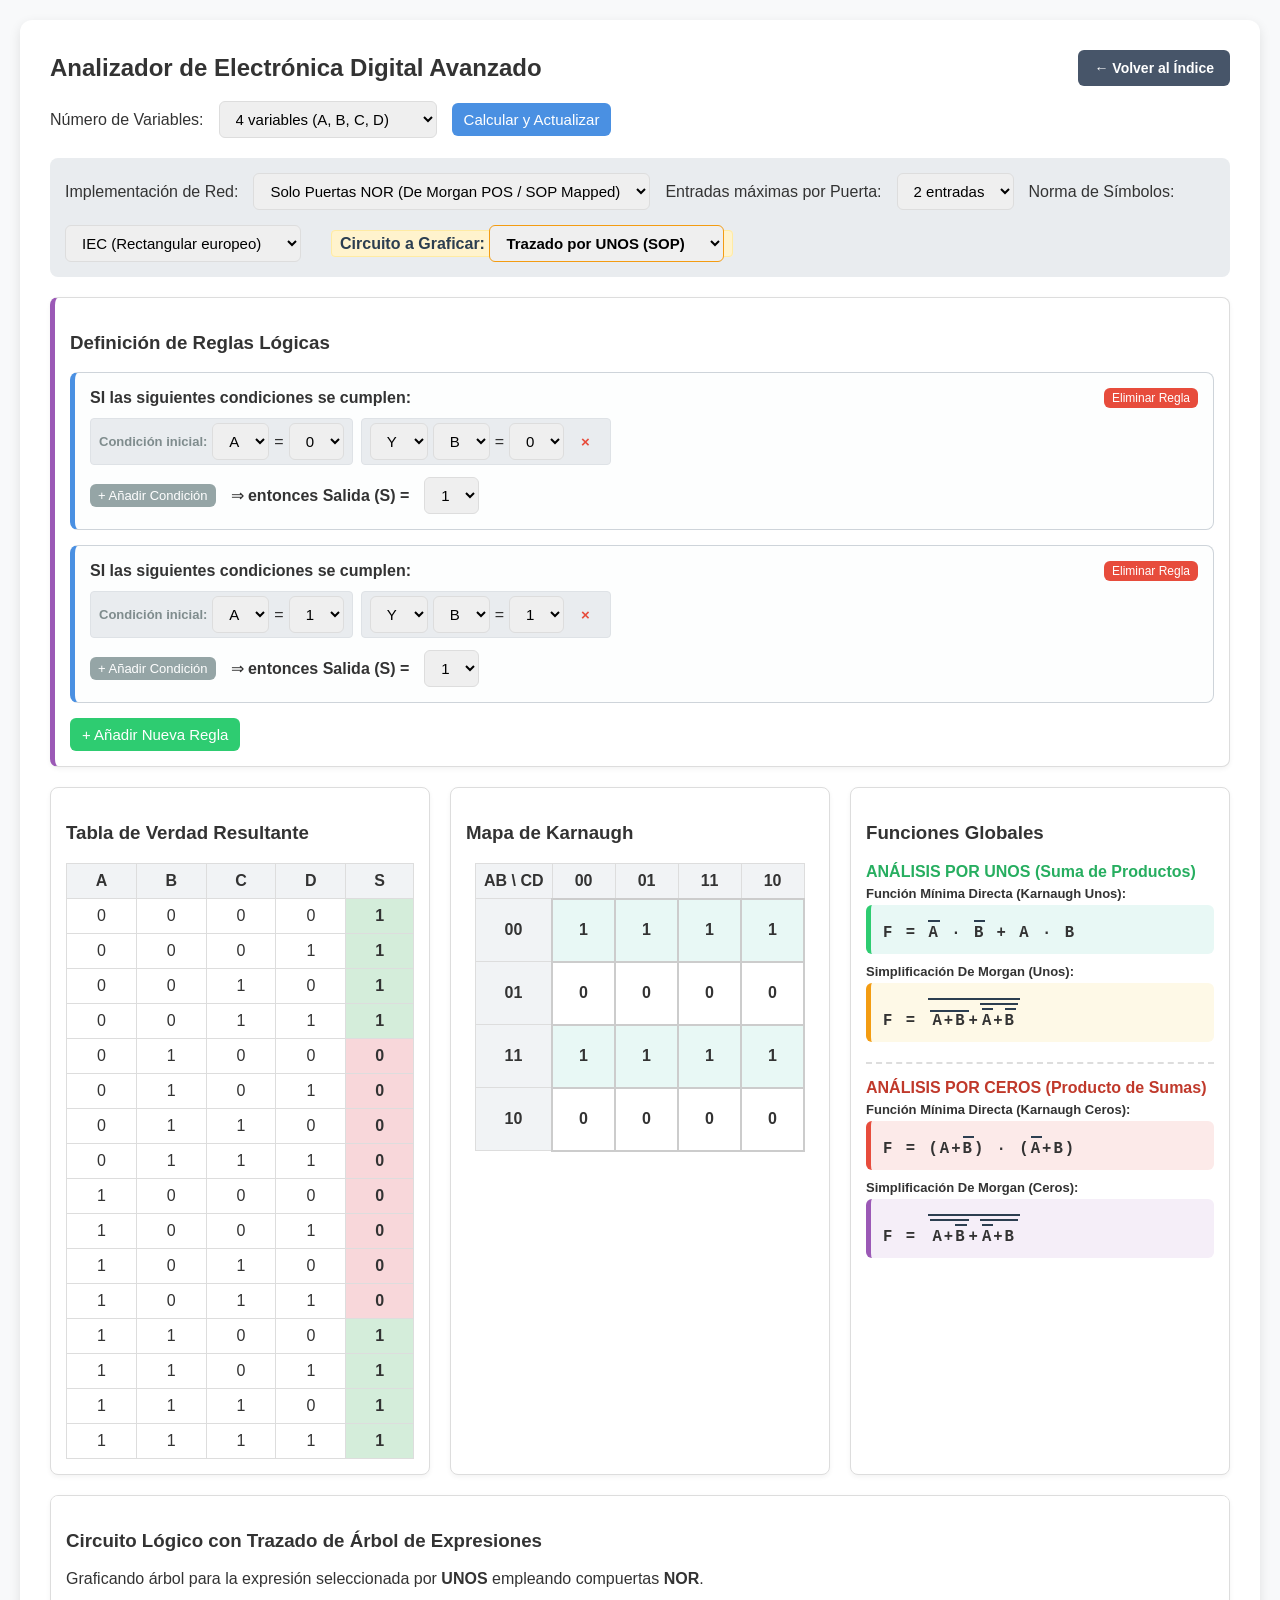
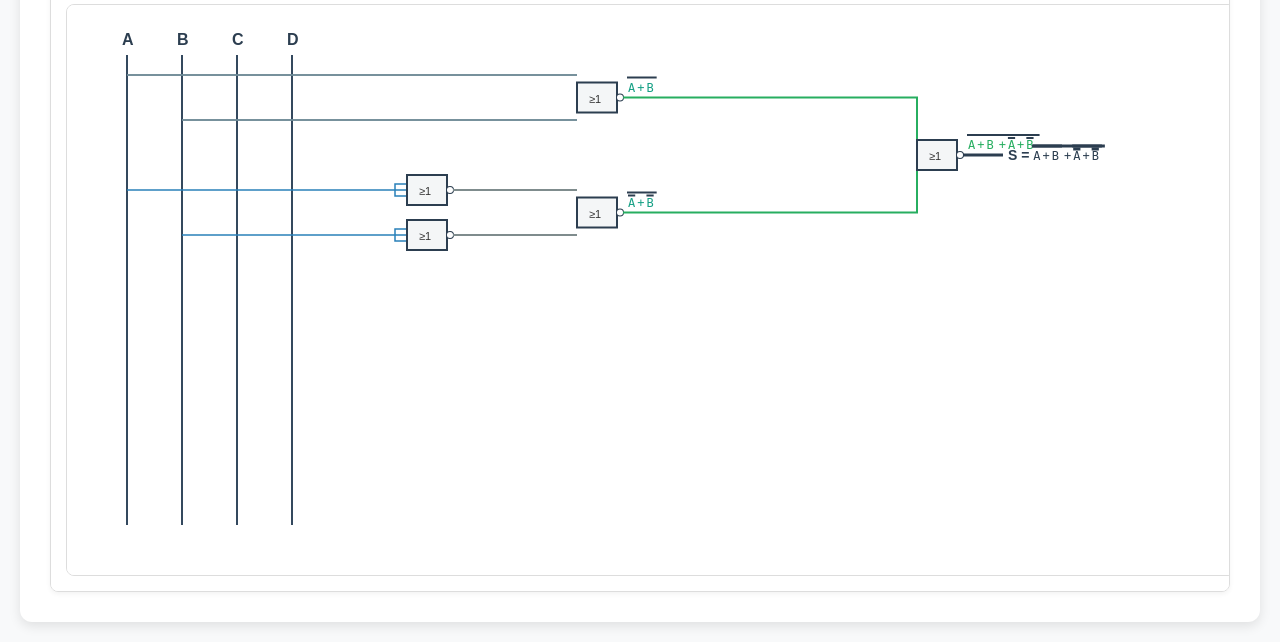
<file: Ingenieria/ElectronicaDigital/digital.html>
<!DOCTYPE html>
<html lang="es">
<head>
    <meta charset="UTF-8">
    <meta name="viewport" content="width=device-width, initial-scale=1.0">
    <title>Analizador de Electrónica Digital Profesional Avanzado</title>
    <style>
        :root {
            --bg-color: #f8f9fa;
            --primary: #4a90e2;
            --secondary: #2ecc71;
            --dark: #333;
            --border: #ddd;
        }
        body {
            font-family: 'Segoe UI', Tahoma, Geneva, Verdana, sans-serif;
            background-color: var(--bg-color);
            color: var(--dark);
            margin: 0;
            padding: 20px;
        }
        .container {
            max-width: 1300px;
            margin: 0 auto;
            background: #fff;
            padding: 30px;
            border-radius: 12px;
            box-shadow: 0 4px 12px rgba(0,0,0,0.1);
        }
        h1 { text-align: center; color: var(--primary); }
        .controls, .options-panel {
            display: flex;
            flex-wrap: wrap;
            gap: 15px;
            margin-bottom: 20px;
            align-items: center;
        }
        .options-panel {
            background: #e9ecef;
            padding: 15px;
            border-radius: 8px;
        }
        select, button {
            padding: 8px 12px;
            border-radius: 6px;
            border: 1px solid var(--border);
            font-size: 15px;
        }
        button {
            background-color: var(--primary);
            color: #fff;
            border: none;
            cursor: pointer;
            transition: background 0.2s;
        }
        button:hover { background-color: #357abd; }
        .btn-danger { background-color: #e74c3c; }
        .btn-danger:hover { background-color: #c0392b; }
        .btn-success { background-color: var(--secondary); }
        .btn-success:hover { background-color: #27ae60; }
        .btn-sub { background-color: #95a5a6; font-size: 13px; padding: 4px 8px; }
        .btn-sub:hover { background-color: #7f8c8d; }

        .rule-card {
            background: #fdfefe;
            border: 1px solid #ced4da;
            border-left: 5px solid var(--primary);
            padding: 15px;
            border-radius: 8px;
            margin-bottom: 15px;
        }
        .conditions-list {
            display: flex;
            flex-wrap: wrap;
            align-items: center;
            gap: 8px;
            margin-bottom: 12px;
        }
        .condition-block {
            display: flex;
            align-items: center;
            gap: 5px;
            background: #e9ecef;
            padding: 4px 8px;
            border-radius: 4px;
            border: 1px solid #dee2e6;
        }
        .grid-container {
            display: grid;
            grid-template-columns: repeat(auto-fit, minmax(300px, 1fr));
            gap: 20px;
            margin-top: 20px;
        }
        .card {
            background: #fff;
            border: 1px solid var(--border);
            border-radius: 8px;
            padding: 15px;
            box-shadow: 0 2px 5px rgba(0,0,0,0.05);
            overflow-x: auto;
        }
        table {
            width: 100%;
            border-collapse: collapse;
            text-align: center;
        }
        th, td {
            border: 1px solid var(--border);
            padding: 8px;
        }
        th { background-color: #f1f3f5; }
        .karnaugh-table { width: auto; margin: 0 auto 15px auto; }
        .karnaugh-table td { width: 45px; height: 45px; font-weight: bold; }

        .expression {
            font-family: monospace;
            font-size: 1.2em;
            background: #f1f3f5;
            padding: 12px;
            border-radius: 6px;
            word-break: break-all;
            margin-bottom: 10px;
            letter-spacing: 2px;
        }
        .simplified-box { border-left: 5px solid var(--secondary); background: #e8f8f5; font-weight: bold; }
        .dark-box { border-left: 5px solid #f39c12; background: #fef9e7; font-weight: bold; }
        .zeros-box { border-left: 5px solid #e74c3c; background: #fceae9; font-weight: bold; }
        .zeros-dark-box { border-left: 5px solid #9b59b6; background: #f5eef8; font-weight: bold; }

        .overline { border-top: 2px solid #2c3e50; margin-top: 3px; padding-top: 2px; display: inline-block; }

        .canvas-container {
            width: 100%;
            overflow-x: auto;
            background: #ffffff;
            border: 1px solid var(--border);
            border-radius: 8px;
            padding: 10px;
        }
        canvas { display: block; margin: 0 auto; background: #fff; }
        .btn-volver {
            background-color: #475569;
    color: white;
    border: none;
    padding: 10px 16px;
    border-radius: 6px;
    font-weight: bold;
    cursor: pointer;
    font-family: inherit;
    font-size: 14px;
    transition: background 0.2s;
}
.btn-volver:hover {
    background-color: #334155;
}
    </style>
</head>
<body>

<div class="container">

     <div class="sidebar">
            <div style="display: flex; justify-content: space-between; align-items: center; margin-bottom: 15px;">
    <h2 style="margin: 0; border: none;">Analizador de Electrónica Digital Avanzado</h2>
    <button class="btn-volver" onclick="window.location.href='../../index.html'">← Volver al Índice</button>
    </div>



    <div class="controls">
        <label for="variables">Número de Variables:</label>
        <select id="variables" onchange="inicializarSistema()">
            <option value="3">3 variables (A, B, C)</option>
            <option value="4" selected>4 variables (A, B, C, D)</option>
            <option value="5">5 variables (A, B, C, D, E)</option>
        </select>
        <button onclick="calcular()">Calcular y Actualizar</button>
    </div>

    <div class="options-panel">
        <label for="gateType">Implementación de Red:</label>
        <select id="gateType" onchange="calcular()">
            <option value="ALL">Puertas Mixtas (AND, OR, NOT)</option>
            <option value="NAND">Solo Puertas NAND (De Morgan SOP)</option>
            <option value="NOR" selected>Solo Puertas NOR (De Morgan POS / SOP Mapped)</option>
        </select>

        <label for="gateInputs">Entradas máximas por Puerta:</label>
        <select id="gateInputs" onchange="calcular()">
            <option value="2" selected>2 entradas</option>
            <option value="3">3 entradas</option>
            <option value="X">Ilimitadas</option>
        </select>

        <label for="standard">Norma de Símbolos:</label>
        <select id="standard" onchange="calcular()">
            <option value="ANSI">ANSI (Esquema Tradicional)</option>
            <option value="IEC" selected>IEC (Rectangular europeo)</option>
        </select>

        <label style="margin-left: 15px; color: #2c3e50; font-weight: bold;">
            <span style="background: #fff3cd; padding: 4px 8px; border-radius: 4px; border: 1px solid #ffeba2;">
                Circuito a Graficar:
                <select id="targetCircuit" onchange="calcular()" style="font-weight: bold; border-color: #f39c12;">
                    <option value="ONES" selected>Trazado por UNOS (SOP)</option>
                    <option value="ZEROS">Trazado por CEROS (POS)</option>
                </select>
            </span>
        </label>
    </div>

    <div class="card" style="border-left: 5px solid #9b59b6;">
        <h3>Definición de Reglas Lógicas</h3>
        <div id="rulesContainer"></div>
        <button class="btn-success" onclick="crearNuevaReglaCard()">+ Añadir Nueva Regla</button>
    </div>

    <div class="grid-container">
        <div class="card">
            <h3>Tabla de Verdad Resultante</h3>
            <div id="truthTableDiv"></div>
        </div>

        <div class="card">
            <h3>Mapa de Karnaugh</h3>
            <div id="kmapDiv"></div>
        </div>

        <div class="card">
            <h3>Funciones Globales</h3>
            <div style="border-bottom: 2px dashed #ddd; margin-bottom: 15px; padding-bottom: 10px;">
                <h4 style="color: #27ae60; margin: 5px 0;">ANÁLISIS POR UNOS (Suma de Productos)</h4>
                <p style="margin: 4px 0; font-size: 13px;"><strong>Función Mínima Directa (Karnaugh Unos):</strong></p>
                <div id="simplifiedExpr" class="expression simplified-box"></div>

                <p style="margin: 4px 0; font-size: 13px;"><strong>Simplificación De Morgan (Unos):</strong></p>
                <div id="deMorganExpr" class="expression dark-box"></div>
            </div>

            <div>
                <h4 style="color: #c0392b; margin: 5px 0;">ANÁLISIS POR CEROS (Producto de Sumas)</h4>
                <p style="margin: 4px 0; font-size: 13px;"><strong>Función Mínima Directa (Karnaugh Ceros):</strong></p>
                <div id="simplifiedZerosExpr" class="expression zeros-box"></div>

                <p style="margin: 4px 0; font-size: 13px;"><strong>Simplificación De Morgan (Ceros):</strong></p>
                <div id="deMorganZerosExpr" class="expression zeros-dark-box"></div>
            </div>
        </div>
    </div>

    <div class="card" style="margin-top: 20px;">
        <h3>Circuito Lógico con Trazado de Árbol de Expresiones</h3>
        <p id="circuitLabelInfo">Trazado dinámico unificado según las transformaciones seleccionadas.</p>
        <div class="canvas-container">
            <canvas id="circuitCanvas" width="1200" height="550"></canvas>
        </div>
    </div>
</div>

<script>
    let numVars = 4;
    let ejecutandoRedimension = false;
    let ruleCounter = 0;

    function inicializarSistema() {
        numVars = parseInt(document.getElementById('variables').value);
        document.getElementById('rulesContainer').innerHTML = '';
        ruleCounter = 0;

        let r1 = crearNuevaReglaCard("1");
        agregarCondicionARegla(r1, "A", "0", null);
        agregarCondicionARegla(r1, "B", "0", "AND");

        let r2 = crearNuevaReglaCard("1");
        agregarCondicionARegla(r2, "A", "1", null);
        agregarCondicionARegla(r2, "B", "1", "AND");

        calcular();
    }

    function obtenerSelectorVariablesHTML(selectedVar = "A") {
        let html = `<select class="cond-var" onchange="calcular()">`;
        for(let i=0; i<numVars; i++) {
            let char = String.fromCharCode(65 + i);
            html += `<option value="${char}" ${char===selectedVar?'selected':''}>${char}</option>`;
        }
        html += `</select>`;
        return html;
    }

    function crearNuevaReglaCard(outVal = "1") {
        const container = document.getElementById('rulesContainer');
        let id = ruleCounter++;

        let card = document.createElement('div');
        card.className = 'rule-card';
        card.id = `rule_card_${id}`;

        card.innerHTML = `
            <div style="display:flex; justify-content:space-between; align-items:center; margin-bottom:10px;">
                <span><strong>SI las siguientes condiciones se cumplen:</strong></span>
                <button class="btn-danger" onclick="eliminarReglaCard(${id})" style="padding:3px 8px; font-size:12px;">Eliminar Regla</button>
            </div>
            <div class="conditions-list" id="cond_list_${id}"></div>
            <div style="margin-top:10px; display:flex; align-items:center; gap:15px; flex-wrap:wrap;">
                <button class="btn-sub" onclick="agregarCondicionPresionada(${id})">+ Añadir Condición</button>
                <span>&rArr; <strong>entonces Salida (S) =</strong></span>
                <select class="rule-output-val" onchange="calcular()">
                    <option value="1" ${outVal==="1"?'selected':''}>1</option>
                    <option value="0" ${outVal==="0"?'selected':''}>0</option>
                </select>
            </div>
        `;
        container.appendChild(card);
        return id;
    }

    function agregarCondicionPresionada(ruleId) {
        let lista = document.getElementById(`cond_list_${ruleId}`);
        let op = lista.children.length > 0 ? "AND" : null;
        agregarCondicionARegla(ruleId, "A", "1", op);
        calcular();
    }

    function agregarCondicionARegla(ruleId, variable, estado, operador) {
        const lista = document.getElementById(`cond_list_${ruleId}`);
        let condId = lista.children.length;

        let block = document.createElement('div');
        block.className = 'condition-block';

        let opHTML = '';
        if (condId > 0) {
            opHTML = `<select class="cond-op" onchange="calcular()"><option value="AND" ${operador==='AND'?'selected':''}>Y</option><option value="OR" ${operador==='OR'?'selected':''}>O</option></select>`;
        } else {
            opHTML = `<span style="color:#7f8c8d; font-size:13px; font-weight:bold;">Condición inicial:</span>`;
        }

        block.innerHTML = `
            ${opHTML}
            ${obtenerSelectorVariablesHTML(variable)}
            <span>=</span>
            <select class="cond-val" onchange="calcular()"><option value="1" ${estado==='1'?'selected':''}>1</option><option value="0" ${estado==='0'?'selected':''}>0</option></select>
            ${condId > 0 ? `<button style="background:none; color:#e74c3c; border:none; cursor:pointer; font-weight:bold;" onclick="this.parentElement.remove(); calcular();">&times;</button>` : ''}
        `;
        lista.appendChild(block);
    }

    function eliminarReglaCard(id) {
        document.getElementById(`rule_card_${id}`).remove();
        calcular();
    }

    function evaluarMinterminoConReglas(binString) {
        const vars = Array.from({length: numVars}, (_, i) => String.fromCharCode(65 + i));
        const estadoVars = {};
        for(let i=0; i<numVars; i++) estadoVars[vars[i]] = parseInt(binString[i]);

        let valorFinalSalida = 0;
        const cards = document.querySelectorAll('.rule-card');

        cards.forEach(card => {
            const blocks = card.querySelectorAll('.condition-block');
            if(blocks.length === 0) return;
            let resultadoRegla = false;

            blocks.forEach((block, index) => {
                let v = block.querySelector('.cond-var').value;
                let e = parseInt(block.querySelector('.cond-val').value);
                let cumpleCondicion = (estadoVars[v] === e);

                if (index === 0) {
                    resultadoRegla = cumpleCondicion;
                } else {
                    let op = block.querySelector('.cond-op').value;
                    if (op === 'AND') resultadoRegla = resultadoRegla && cumpleCondicion;
                    else if (op === 'OR') resultadoRegla = resultadoRegla || cumpleCondicion;
                }
            });
            if (resultadoRegla) valorFinalSalida = parseInt(card.querySelector('.rule-output-val').value);
        });
        return valorFinalSalida;
    }

    function generarHTMLConBarrasAnidadas(texto) {
        if(texto === "0" || texto === "1") return texto;

        let output = "";
        let i = 0;
        while(i < texto.length) {
            if(/[A-E]/.test(texto[i])) {
                let char = texto[i];
                if(i + 1 < texto.length && texto[i+1] === "'") {
                    output += `<span class="overline">${char}</span>`;
                    i += 2;
                } else {
                    output += char;
                    i++;
                }
            } else if(texto[i] === '(') {
                let nivel = 1;
                let j = i + 1;
                while(j < texto.length && nivel > 0) {
                    if(texto[j] === '(') nivel++;
                    if(texto[j] === ')') nivel--;
                    j++;
                }
                let interior = texto.substring(i + 1, j - 1);
                let htmlInterior = generarHTMLConBarrasAnidadas(interior);

                if(j < texto.length && texto[j] === "'") {
                    output += `<span class="overline" style="border-top-width:2px; padding:0 2px;">${htmlInterior}</span>`;
                    i = j + 1;
                } else {
                    output += `(${htmlInterior})`;
                    i = j;
                }
            } else {
                output += (texto[i] === '·') ? ' &middot; ' : texto[i];
                i++;
            }
        }
        return output;
    }

    function calcular() {
        let minterms = [];
        let maxterms = [];
        let totalRows = Math.pow(2, numVars);

        for (let i = 0; i < totalRows; i++) {
            let bin = i.toString(2).padStart(numVars, '0');
            let resultadoSalida = evaluarMinterminoConReglas(bin);
            if (resultadoSalida === 1) minterms.push(i);
            else maxterms.push(i);
        }

        generarTablaVerdad(minterms);
        generarKmap(minterms);

        let simplifiedTextSOP = obtenerSimplificacion(minterms);
        let simplifiedTextPOS = obtenerSimplificacionPOS(maxterms);

        document.getElementById('simplifiedExpr').innerHTML = `F = ${generarHTMLConBarrasAnidadas(simplifiedTextSOP)}`;
        document.getElementById('simplifiedZerosExpr').innerHTML = `F = ${generarHTMLConBarrasAnidadas(simplifiedTextPOS)}`;

        let mode = document.getElementById('gateType').value;
        let deMorganSOPStr = "";
        let deMorganPOSStr = "";

        // 1. CÁLCULO DE MORGAN PARA UNOS (SOP)
        if(mode === 'ALL') {
            deMorganSOPStr = simplifiedTextSOP;
        } else if(mode === 'NAND') {
            if (simplifiedTextSOP === "0" || simplifiedTextSOP === "1") deMorganSOPStr = simplifiedTextSOP;
            else {
                let bloques = simplifiedTextSOP.split(" + ").map(bloque => {
                    let b = bloque.trim();
                    return (b.startsWith("(") && b.endsWith(")'")) ? b : `(${b})'`;
                });
                deMorganSOPStr = `(${bloques.join("·")})'`;
            }
        } else if(mode === 'NOR') {
            if (simplifiedTextSOP === "0" || simplifiedTextSOP === "1") deMorganSOPStr = simplifiedTextSOP;
            else {
                let bloquesNOR = simplifiedTextSOP.split(" + ").map(bloque => {
                    let b = bloque.trim();
                    let variablesEnBloque = b.split("·");
                    let mapeadoSumasNegadas = variablesEnBloque.map(v => v.endsWith("'") ? v.slice(0, -1) : v + "'");
                    return `(${mapeadoSumasNegadas.join("+")})'`;
                });
                deMorganSOPStr = `(${bloquesNOR.join("+")})'`;
            }
        }

        // 2. CÁLCULO DE MORGAN PARA CEROS (POS)
        if(mode === 'ALL') {
            deMorganPOSStr = simplifiedTextPOS;
        } else if(mode === 'NAND') {
            if (simplifiedTextPOS === "0" || simplifiedTextPOS === "1") deMorganPOSStr = simplifiedTextPOS;
            else {
                let bloquesNAND = simplifiedTextPOS.split(" · ").map(bloque => {
                    let b = bloque.trim().replace(/[\(\)]/g, '');
                    let variablesEnBloque = b.split("+");
                    let mapeadoProdNegados = variablesEnBloque.map(v => v.endsWith("'") ? v.slice(0, -1) : v + "'");
                    return `(${mapeadoProdNegados.join("·")})'`;
                });
                deMorganPOSStr = `(${bloquesNAND.join("·")})'`;
            }
        } else if(mode === 'NOR') {
            if (simplifiedTextPOS === "0" || simplifiedTextPOS === "1") deMorganPOSStr = simplifiedTextPOS;
            else {
                let bloques = simplifiedTextPOS.split(" · ").map(bloque => {
                    let b = bloque.trim();
                    if(b.startsWith("(") && b.endsWith(")")) b = b.substring(1, b.length - 1);
                    return `(${b})'`;
                });
                deMorganPOSStr = `(${bloques.join("+")})'`;
            }
        }

        document.getElementById('deMorganExpr').innerHTML = `F = ${generarHTMLConBarrasAnidadas(deMorganSOPStr)}`;
        document.getElementById('deMorganZerosExpr').innerHTML = `F = ${generarHTMLConBarrasAnidadas(deMorganPOSStr)}`;

        // CONTROL DE SELECCIÓN DE CIRCUITO
        let targetCircuit = document.getElementById('targetCircuit').value;
        let stringDeMorganGraficar = (targetCircuit === 'ONES') ? deMorganSOPStr : deMorganPOSStr;

        document.getElementById('circuitLabelInfo').innerHTML = `Graficando árbol para la expresión seleccionada por <strong>${targetCircuit === 'ONES' ? 'UNOS' : 'CEROS'}</strong> empleando compuertas <strong>${mode}</strong>.`;

        ejecutandoRedimension = false;
        dibujarCircuitoCanvas(simplifiedTextSOP, simplifiedTextPOS, minterms, maxterms, stringDeMorganGraficar, targetCircuit);
    }

    function generarTablaVerdad(minterms) {
        let html = '<table><thead><tr>';
        for (let i = 0; i < numVars; i++) html += `<th>${String.fromCharCode(65 + i)}</th>`;
        html += '<th>S</th></tr></thead><tbody>';

        let totalRows = Math.pow(2, numVars);
        for (let i = 0; i < totalRows; i++) {
            let bin = i.toString(2).padStart(numVars, '0');
            html += '<tr>';
            for (let j = 0; j < numVars; j++) html += `<td>${bin[j]}</td>`;
            let output = minterms.includes(i) ? 1 : 0;
            html += `<td style="background:${output ? '#d4edda':'#f8d7da'}"><strong>${output}</strong></td></tr>`;
        }
        html += '</tbody></table>';
        document.getElementById('truthTableDiv').innerHTML = html;
    }

    function generarKmap(minterms) {
        let html = "";
        let cols = ['00', '01', '11', '10'];
        let rows = ['00', '01', '11', '10'];

        if(numVars === 3) {
            html += '<table class="karnaugh-table"><tr><th>A \\ BC</th>';
            cols.forEach(c => html += `<th>${c}</th>`);
            html += '</tr>';
            let rows3 = ['0', '1'];
            for(let r=0; r<2; r++) {
                html += `<tr><th>${rows3[r]}</th>`;
                for(let c=0; c<4; c++) {
                    let mValue = parseInt(rows3[r] + cols[c], 2);
                    let val = minterms.includes(mValue) ? 1 : 0;
                    html += `<td style="background:${val ? '#e8f8f5':'#fff'}; border: 2px solid #ccc;">${val}</td>`;
                }
                html += '</tr>';
            }
            html += '</table>';
        } else if(numVars === 4) {
            html += '<table class="karnaugh-table"><tr><th>AB \\ CD</th>';
            cols.forEach(c => html += `<th>${c}</th>`);
            html += '</tr>';
            for(let r=0; r<4; r++) {
                html += `<tr><th>${rows[r]}</th>`;
                for(let c=0; c<4; c++) {
                    let mValue = parseInt(rows[r] + cols[c], 2);
                    let val = minterms.includes(mValue) ? 1 : 0;
                    html += `<td style="background:${val ? '#e8f8f5':'#fff'}; border: 2px solid #ccc;">${val}</td>`;
                }
                html += '</tr>';
            }
            html += '</table>';
        } else if(numVars === 5) {
            html += '<div style="display:flex; gap:20px; justify-content:center; flex-wrap:wrap;">';
            html += '<div><h4>A = 0</h4>';
            html += '<table class="karnaugh-table"><tr><th>BC \\ DE</th>';
            cols.forEach(c => html += `<th>${c}</th>`);
            html += '</tr>';
            for(let r=0; r<4; r++) {
                html += `<tr><th>${rows[r]}</th>`;
                for(let c=0; c<4; c++) {
                    let mValue = parseInt('0' + rows[r] + cols[c], 2);
                    let val = minterms.includes(mValue) ? 1 : 0;
                    html += `<td style="background:${val ? '#e8f8f5':'#fff'}; border: 2px solid #ccc;">${val}</td>`;
                }
                html += '</tr>';
            }
            html += '</table></div>';

            html += '<div><h4>A = 1</h4>';
            html += '<table class="karnaugh-table"><tr><th>BC \\ DE</th>';
            cols.forEach(c => html += `<th>${c}</th>`);
            html += '</tr>';
            for(let r=0; r<4; r++) {
                html += `<tr><th>${rows[r]}</th>`;
                for(let c=0; c<4; c++) {
                    let mValue = parseInt('1' + rows[r] + cols[c], 2);
                    let val = minterms.includes(mValue) ? 1 : 0;
                    html += `<td style="background:${val ? '#e8f8f5':'#fff'}; border: 2px solid #ccc;">${val}</td>`;
                }
                html += '</tr>';
            }
            html += '</table></div></div>';
        }
        document.getElementById('kmapDiv').innerHTML = html;
    }

    function obtenerSimplificacion(minterms) {
        if (minterms.length === 0) return "0";
        if (minterms.length === Math.pow(2, numVars)) return "1";
        return ejecutarQuineMcCluskey(minterms, false);
    }

    function obtenerSimplificacionPOS(maxterms) {
        if (maxterms.length === 0) return "1";
        if (maxterms.length === Math.pow(2, numVars)) return "0";
        return ejecutarQuineMcCluskey(maxterms, true);
    }

    function ejecutarQuineMcCluskey(codigos, esPOS) {
        let cubos = codigos.map(m => m.toString(2).padStart(numVars, '0'));
        let primosImplicantes = [];

        while (cubos.length > 0) {
            let siguientesCubos = new Set();
            let marcados = new Set();
            for (let i = 0; i < cubos.length; i++) {
                for (let j = i + 1; j < cubos.length; j++) {
                    let diff = 0, pos = -1;
                    for (let k = 0; k < numVars; k++) {
                        if (cubos[i][k] !== cubos[j][k]) { diff++; pos = k; }
                    }
                    if (diff === 1) {
                        let nuevoCubo = cubos[i].substring(0, pos) + '-' + cubos[i].substring(pos + 1);
                        siguientesCubos.add(nuevoCubo);
                        marcados.add(cubos[i]); marcados.add(cubos[j]);
                    }
                }
            }
            for (let c of cubos) { if (!marcados.has(c)) primosImplicantes.push(c); }
            cubos = Array.from(siguientesCubos);
        }
        primosImplicantes = [...new Set(primosImplicantes)];

        let terminosTxt = primosImplicantes.map(cubo => {
            let txt = [];
            for (let i = 0; i < numVars; i++) {
                if (cubo[i] === '1') txt.push(esPOS ? String.fromCharCode(65 + i) + "'" : String.fromCharCode(65 + i));
                else if (cubo[i] === '0') txt.push(esPOS ? String.fromCharCode(65 + i) : String.fromCharCode(65 + i) + "'");
            }
            return esPOS ? `(${txt.join('+')})` : txt.join('·');
        });
        return terminosTxt.join(esPOS ? " · " : " + ");
    }

    function drawGateShape(ctx, type, x, y, isIEC) {
        ctx.strokeStyle = "#2c3e50"; ctx.fillStyle = "#f4f6f7"; ctx.lineWidth = 2;
        if (isIEC) {
            ctx.fillRect(x, y - 15, 40, 30); ctx.strokeRect(x, y - 15, 40, 30);
            ctx.font = "11px Arial"; ctx.fillStyle = "#333";
            let sym = (type.startsWith('OR') || type.startsWith('NOR')) ? '≥1' : (type.startsWith('NOT')?'1':'&');
            ctx.fillText(sym, x + 12, y + 5);
            if(type.startsWith('NAND') || type.startsWith('NOR') || type.startsWith('NOT')) {
                ctx.beginPath(); ctx.arc(x + 43, y, 3, 0, 2*Math.PI); ctx.stroke(); ctx.fillStyle = "#fff"; ctx.fill();
            }
        } else {
            if (type.startsWith('AND') || type.startsWith('NAND')) {
                ctx.beginPath(); ctx.arc(x + 20, y, 15, -Math.PI/2, Math.PI/2); ctx.lineTo(x, y + 15); ctx.lineTo(x, y - 15); ctx.closePath(); ctx.fill(); ctx.stroke();
            } else if (type.startsWith('OR') || type.startsWith('NOR')) {
                ctx.beginPath(); ctx.moveTo(x, y - 15); ctx.quadraticCurveTo(x + 10, y, x, y + 15); ctx.quadraticCurveTo(x + 20, y + 12, x + 35, y); ctx.quadraticCurveTo(x + 20, y - 12, x, y - 15); ctx.closePath(); ctx.fill(); ctx.stroke();
            } else if (type.startsWith('NOT')) {
                ctx.beginPath(); ctx.moveTo(x, y - 10); ctx.lineTo(x + 20, y); ctx.lineTo(x, y + 10); ctx.closePath(); ctx.fill(); ctx.stroke();
            }
            if (type.startsWith('NAND') || type.startsWith('NOR') || type.startsWith('NOT')) {
                ctx.beginPath(); ctx.arc(x + (type.startsWith('NOT') ? 23 : 38), y, 3, 0, 2*Math.PI); ctx.stroke(); ctx.fillStyle = "#fff"; ctx.fill();
            }
        }
    }

    function drawAdvancedExpressionText(ctx, exprStr, startX, startY) {
        ctx.save();
        ctx.font = "12px monospace";
        let cursorX = startX;
        let i = 0;
        while(i < exprStr.length) {
            if(/[A-E]/.test(exprStr[i])) {
                let letter = exprStr[i];
                if(i + 1 < exprStr.length && exprStr[i+1] === "'") {
                    let w = ctx.measureText(letter).width;
                    ctx.fillText(letter, cursorX, startY);
                    ctx.beginPath(); ctx.moveTo(cursorX, startY - 11); ctx.lineTo(cursorX + w, startY - 11); ctx.stroke();
                    cursorX += w + 2; i += 2;
                } else {
                    ctx.fillText(letter, cursorX, startY);
                    cursorX += ctx.measureText(letter).width + 2; i++;
                }
            } else if(exprStr[i] === '(') {
                let nivel = 1, j = i + 1;
                while(j < exprStr.length && nivel > 0) {
                    if(exprStr[j] === '(') nivel++;
                    if(exprStr[j] === ')') nivel--;
                    j++;
                }
                let interior = exprStr.substring(i + 1, j - 1);
                if(j < exprStr.length && exprStr[j] === "'") {
                    let startBlockX = cursorX;
                    let blockW = drawAdvancedExpressionText(ctx, interior, startBlockX, startY);
                    ctx.beginPath(); ctx.moveTo(startBlockX - 1, startY - 14); ctx.lineTo(startBlockX + blockW + 1, startY - 14); ctx.stroke();
                    cursorX = startBlockX + blockW + 3; i = j + 1;
                } else {
                    ctx.fillText("(", cursorX, startY); cursorX += ctx.measureText("(").width;
                    let blockW = drawAdvancedExpressionText(ctx, interior, cursorX, startY); cursorX += blockW;
                    ctx.fillText(")", cursorX, startY); cursorX += ctx.measureText(")").width; i = j;
                }
            } else {
                let op = exprStr[i] === '·' ? '·' : exprStr[i];
                ctx.fillText(op, cursorX, startY);
                cursorX += ctx.measureText(op).width + 2; i++;
            }
        }
        ctx.restore();
        return cursorX - startX;
    }

    class LogicNode {
        constructor(type, inputs = []) {
            this.type = type; // 'AND', 'OR', 'NAND', 'NOR', 'NOT', 'LITERAL'
            this.inputs = inputs;
            this.x = 0; this.y = 0;
        }

        toExpressionString(mode) {
            if (this.type === 'LITERAL') return this.inputs[0];

            let op = (mode === 'NOR' || this.type === 'OR' || this.type === 'NOR') ? '+' : '·';
            if (this.type === 'NOT') {
                let inner = this.inputs[0];
                let str = (typeof inner === 'string') ? inner : inner.toExpressionString(mode);
                return (str.length > 1 && !str.endsWith("'")) ? `(${str})'` : `${str}'`;
            }

            let parts = this.inputs.map(inp => {
                let s = (typeof inp === 'string') ? inp : inp.toExpressionString(mode);
                if (inp.type && inp.type !== 'LITERAL' && inp.type !== 'NOT' && this.type !== inp.type) {
                    return `(${s})`;
                }
                return s;
            });

            let combined = parts.join(op);
            if (this.type === 'NAND' || this.type === 'NOR') {
                return `(${combined})'`;
            }
            return combined;
        }
    }

    function dibujarCircuitoCanvas(sopText, posText, minterms, maxterms, deMorganText, targetCircuit) {
        const canvas = document.getElementById("circuitCanvas");
        const ctx = canvas.getContext("2d");
        ctx.clearRect(0, 0, canvas.width, canvas.height);

        if (minterms.length === 0 || maxterms.length === 0) {
            ctx.font = "20px Arial"; ctx.fillStyle = "#333";
            ctx.fillText(minterms.length === 0 ? "Salida constante S = 0" : "Salida constante S = 1", 50, 60);
            return;
        }

        let mode = document.getElementById('gateType').value;
        let isIEC = document.getElementById('standard').value === 'IEC';
        let maxInputsSelector = document.getElementById('gateInputs').value;
        let maxEntradasPermitidas = maxInputsSelector === 'X' ? 99 : parseInt(maxInputsSelector);

        // LEER LOS TÉRMINOS SEGÚN LO SELECCIONADO POR EL USUARIO
        let terminosRaw = (targetCircuit === 'ONES') ? sopText.split(" + ") : posText.split(" · ");
        let vars = Array.from({length: numVars}, (_, i) => String.fromCharCode(65 + i));

        // 1. Rieles de Variables
        let xStartVars = 50; let varSpacing = 55; let yLineStart = 40; let varXPos = {};
        vars.forEach((v, idx) => {
            let x = xStartVars + (idx * varSpacing); varXPos[v] = x;
            ctx.fillStyle = "#2c3e50"; ctx.font = "bold 16px Arial"; ctx.fillText(v, x - 5, yLineStart - 10);
            ctx.strokeStyle = "#34495e"; ctx.lineWidth = 2;
            ctx.beginPath(); ctx.moveTo(x, yLineStart); ctx.lineTo(x, canvas.height - 40); ctx.stroke();
        });

        // Configuración de compuertas
        let primeraEtapaCompuerta = (targetCircuit === 'ONES') ? 'AND' : 'OR';
        let segundaEtapaCompuerta = (targetCircuit === 'ONES') ? 'OR' : 'AND';

        if (mode === 'NAND') { primeraEtapaCompuerta = 'NAND'; segundaEtapaCompuerta = 'NAND'; }
        if (mode === 'NOR') { primeraEtapaCompuerta = 'NOR'; segundaEtapaCompuerta = 'NOR'; }

        let yRowTracker = 60;
        let X_COL_NOT = 330;
        let X_COL_COMPUERTAS_PROD = 500;
        let offsetBurbuja = isIEC ? 46 : 36;

        let compuertasPrimeraEtapaNodos = [];

        // 2. Primera Etapa de Bloques
        terminosRaw.forEach((term) => {
            let termLimpio = term.replace(/[\(\)]/g, '');
            let separators = /[·+]/;
            let tokens = termLimpio.split(separators);
            let literales = [];

            tokens.forEach(tok => {
                let t = tok.trim();
                if(t.length > 0) {
                    let charName = t[0];
                    let isNegated = t.endsWith("'");
                    literales.push({ name: charName, negated: isNegated });
                }
            });

            let inputsNodosDeEstaCompuerta = [];

            literales.forEach((lit) => {
                let xRiel = varXPos[lit.name];
                let currentY = yRowTracker;
                yRowTracker += 45;

                ctx.strokeStyle = "#2980b9"; ctx.lineWidth = 1.5;
                ctx.beginPath(); ctx.moveTo(xRiel, currentY);

                // DETERMINACIÓN MATEMÁTICA EXACTA DEL RIEL SEGÚN DE MORGAN (SOP vs POS)
                let debeNegarseEnRiel = lit.negated;
                if(targetCircuit === 'ONES' && mode === 'NOR') debeNegarseEnRiel = !lit.negated;
                if(targetCircuit === 'ZEROS' && mode === 'NAND') debeNegarseEnRiel = !lit.negated;

                if (debeNegarseEnRiel) {
                    ctx.lineTo(X_COL_NOT, currentY); ctx.stroke();
                    let tipoInversor = 'NOT';
                    if (mode === 'NAND') tipoInversor = 'NAND';
                    if (mode === 'NOR') tipoInversor = 'NOR';

                    if(tipoInversor === 'NAND' || tipoInversor === 'NOR') {
                        ctx.beginPath(); ctx.moveTo(X_COL_NOT - 12, currentY); ctx.lineTo(X_COL_NOT - 12, currentY - 6); ctx.lineTo(X_COL_NOT, currentY - 6); ctx.stroke();
                        ctx.beginPath(); ctx.moveTo(X_COL_NOT - 12, currentY); ctx.lineTo(X_COL_NOT - 12, currentY + 6); ctx.lineTo(X_COL_NOT, currentY + 6); ctx.stroke();
                    }

                    drawGateShape(ctx, tipoInversor, X_COL_NOT, currentY, isIEC);

                    let xSalidaNot = X_COL_NOT + offsetBurbuja;
                    ctx.strokeStyle = "#e67e22"; ctx.beginPath();
                    ctx.moveTo(xSalidaNot, currentY); ctx.lineTo(X_COL_COMPUERTAS_PROD, currentY); ctx.stroke();

                    let nodoNot = new LogicNode('NOT', [new LogicNode('LITERAL', [lit.name])]);
                    nodoNot.x = xSalidaNot; nodoNot.y = currentY;
                    inputsNodosDeEstaCompuerta.push(nodoNot);
                } else {
                    ctx.lineTo(X_COL_COMPUERTAS_PROD, currentY); ctx.stroke();
                    let nodoLit = new LogicNode('LITERAL', [lit.name]);
                    nodoLit.x = xRiel; nodoLit.y = currentY;
                    inputsNodosDeEstaCompuerta.push(nodoLit);
                }
            });

            if(inputsNodosDeEstaCompuerta.length > 0) {
                let xActualColumn = X_COL_COMPUERTAS_PROD;

                while(inputsNodosDeEstaCompuerta.length > maxEntradasPermitidas) {
                    let subGrupo = inputsNodosDeEstaCompuerta.splice(0, maxEntradasPermitidas);
                    let yGateIntermedia = subGrupo.reduce((sum, p) => sum + p.y, 0) / subGrupo.length;

                    subGrupo.forEach(p => {
                        ctx.strokeStyle = "#7f8c8d"; ctx.beginPath();
                        ctx.moveTo(p.x, p.y); ctx.lineTo(xActualColumn, p.y); ctx.stroke();
                    });

                    drawGateShape(ctx, primeraEtapaCompuerta, xActualColumn, yGateIntermedia, isIEC);

                    let xNuevaSalida = xActualColumn + offsetBurbuja;
                    let xSiguienteColumna = xActualColumn + 65;

                    ctx.strokeStyle = "#27ae60"; ctx.beginPath();
                    ctx.moveTo(xNuevaSalida, yGateIntermedia); ctx.lineTo(xSiguienteColumna, yGateIntermedia); ctx.stroke();

                    let nodoIntermedio = new LogicNode(primeraEtapaCompuerta, subGrupo);
                    nodoIntermedio.x = xNuevaSalida; nodoIntermedio.y = yGateIntermedia;

                    inputsNodosDeEstaCompuerta.unshift(nodoIntermedio);
                    xActualColumn = xSiguienteColumna;
                }

                let yGate = inputsNodosDeEstaCompuerta.reduce((sum, c) => sum + c.y, 0) / inputsNodosDeEstaCompuerta.length;
                inputsNodosDeEstaCompuerta.forEach(c => {
                    ctx.strokeStyle = "#7f8c8d"; ctx.beginPath();
                    ctx.moveTo(c.x, c.y); ctx.lineTo(xActualColumn, c.y); ctx.stroke();
                });

                drawGateShape(ctx, primeraEtapaCompuerta, xActualColumn, yGate, isIEC);

                let nodoFinalGrupo = new LogicNode(primeraEtapaCompuerta, inputsNodosDeEstaCompuerta);
                nodoFinalGrupo.x = xActualColumn + offsetBurbuja; nodoFinalGrupo.y = yGate;

                ctx.fillStyle = "#16a085";
                drawAdvancedExpressionText(ctx, nodoFinalGrupo.toExpressionString(mode), nodoFinalGrupo.x + 5, yGate - 6);

                compuertasPrimeraEtapaNodos.push(nodoFinalGrupo);
                yRowTracker += 25;
            }
        });

        // 3. Segunda Etapa: Árbol Reunificador
        let finalLayer = compuertasPrimeraEtapaNodos;
        let xOutput = 730;

        while (finalLayer.length > 1) {
            let nextLayer = [];
            xOutput += 110;

            while (finalLayer.length > 0) {
                let subGrupo = finalLayer.splice(0, maxEntradasPermitidas);
                let yGate = subGrupo.reduce((sum, n) => sum + n.y, 0) / subGrupo.length;

                subGrupo.forEach(nod => {
                    ctx.strokeStyle = "#27ae60"; ctx.lineWidth = 2;
                    ctx.beginPath(); ctx.moveTo(nod.x, nod.y);
                    ctx.lineTo(xOutput, nod.y);
                    ctx.lineTo(xOutput, yGate); ctx.stroke();
                });

                drawGateShape(ctx, segundaEtapaCompuerta, xOutput, yGate, isIEC);

                let compuertaFinalNodo = new LogicNode(segundaEtapaCompuerta, subGrupo);
                compuertaFinalNodo.x = xOutput + offsetBurbuja; compuertaFinalNodo.y = yGate;

                ctx.fillStyle = "#27ae60";
                drawAdvancedExpressionText(ctx, compuertaFinalNodo.toExpressionString(mode), xOutput + offsetBurbuja + 5, yGate - 6);

                nextLayer.push(compuertaFinalNodo);
            }
            finalLayer = nextLayer;
        }

        if(finalLayer.length > 0) {
            let outNode = finalLayer[0];
            ctx.strokeStyle = "#2c3e50"; ctx.lineWidth = 3;
            ctx.beginPath(); ctx.moveTo(outNode.x, outNode.y); ctx.lineTo(outNode.x + 40, outNode.y); ctx.stroke();

            ctx.fillStyle = "#2c3e50"; ctx.font = "bold 14px Arial";
            ctx.fillText("S = ", outNode.x + 45, outNode.y + 5);

            let offsetLabel = ctx.measureText("S = ").width;
            drawAdvancedExpressionText(ctx, outNode.toExpressionString(mode), outNode.x + 45 + offsetLabel, outNode.y + 5);
        }

        if (yRowTracker > canvas.height && !ejecutandoRedimension) {
            ejecutandoRedimension = true; canvas.height = yRowTracker + 80;
            dibujarCircuitoCanvas(sopText, posText, minterms, maxterms, deMorganText, targetCircuit);
        }
    }

    window.onload = function() { inicializarSistema(); };
</script>

</body>
</html>
</file>
<file: style.css>
/* ==========================================================================
   RESET GLOBAL Y ESTILOS BASE (FONDO ORIGINAL RESTAURADO)
   ========================================================================== */
* {
    box-sizing: border-box;
    margin: 0;
    padding: 0;
}

body {
    font-family: 'Segoe UI', system-ui, -apple-system, sans-serif;
    background-color: #0f172a; /* Fondo azul oscuro profundo del principio */
    color: #f8fafc;
    display: flex;
    justify-content: center;
    align-items: center;
    min-height: 100vh;
    text-align: center;
    padding: 2rem 1rem;
}

/* Contenedor estándar para el progreso */
.container {
    padding: 2rem;
    width: 100%;
}

/* Variante ampliada para que la cuadrícula de temas tenga espacio para expandirse horizontalmente */
.container-wide {
    max-width: 1000px; 
}

h1 {
    font-size: 2.5rem;
    margin-bottom: 1rem;
    color: #38bdf8;
}

p {
    font-size: 1.1rem;
    color: #94a3b8;
    margin-bottom: 2rem;
}

/* ==========================================================================
   GRÁFICO DE PROGRESO
   ========================================================================== */
.chart-container {
    background: #1e293b;
    padding: 2rem;
    border-radius: 12px;
    box-shadow: 0 4px 10px rgba(0, 0, 0, 0.3);
    margin: 0 auto 2rem auto;
    max-width: 600px; /* Mantiene el gráfico centrado y acotado */
}

.chart-title {
    font-size: 0.9rem;
    color: #64748b;
    margin-bottom: 1.5rem;
    text-transform: uppercase;
    letter-spacing: 0.05em;
}

.graph {
    display: flex;
    justify-content: space-around;
    align-items: flex-end;
    height: 150px;
}

.bar {
    width: 45px;
    background: linear-gradient(to top, #0284c7, #38bdf8);
    border-radius: 6px 6px 0 0;
    position: relative;
    height: 0;
    transition: height 1s cubic-bezier(0.4, 0, 0.2, 1);
}

.bar::after {
    content: attr(data-value);
    position: absolute;
    top: -25px;
    left: 50%;
    transform: translateX(-50%);
    font-size: 0.85rem;
    color: #38bdf8;
    font-weight: bold;
}

.separator {
    border: 0;
    height: 1px;
    background: #334155;
    margin: 2.5rem 0;
}

/* Botón interactivo superior */
.btn-main {
    display: inline-block;
    border: none;
    padding: 0.75rem 1.5rem;
    font-size: 1rem;
    font-weight: bold;
    border-radius: 8px;
    cursor: pointer;
    font-family: inherit;
    background-color: #38bdf8;
    color: #0f172a;
    transition: background 0.2s;
}

.btn-main:hover {
    background-color: #0ea5e9;
}

.hidden {
    display: none;
}

#hidden-message {
    margin-top: 1.5rem;
    color: #34d399;
    font-weight: 500;
}

/* ==========================================================================
   NUEVA DISTRIBUCIÓN REJILLA MULTI-COLUMNA (EVITA FILAS VACÍAS)
   ========================================================================== */
.main-title {
    margin-bottom: 2rem; 
    font-size: 1.6rem; 
    color: #38bdf8;
    text-transform: uppercase;
    letter-spacing: 0.05em;
}

/* Rejilla adaptativa: pone 2 o 3 bloques por fila según espacio, mínimo 280px cada uno */
.secciones-wrapper {
    display: grid;
    grid-template-columns: repeat(auto-fit, minmax(280px, 1fr));
    gap: 1.5rem;
    text-align: left;
}

/* Tarjetas individuales de bloques temáticos */
.categoria-card {
    background: #1e293b; /* Conserva el fondo grisáceo para contrastar con el fondo body oscuro */
    padding: 1.5rem;
    border-radius: 10px;
    border-left: 4px solid #38bdf8;
    box-shadow: 0 4px 10px rgba(0, 0, 0, 0.3);
    display: flex;
    flex-direction: column;
    justify-content:开;
}

.categoria-card h3 {
    font-size: 1.2rem;
    color: #ffffff; /* Letras de título blancas y nítidas */
    margin-bottom: 1rem;
    font-weight: 600;
}

.categoria-card .temas-container {
    display: flex;
    gap: 10px;
    justify-content: flex-start;
    flex-wrap: wrap;
}

/* Botones de enlace internos con alto contraste permanente */
.categoria-card .btn-tema {
    background-color: #0f172a;
    color: #38bdf8;
    border: 1px solid #334155;
    font-size: 0.9rem;
    padding: 0.6rem 1rem;
    font-weight: bold;
    border-radius: 6px;
    cursor: pointer;
    font-family: inherit;
    transition: all 0.2s ease;
    text-decoration: none;
    text-align: left;
}

.categoria-card .btn-tema:hover {
    background-color: #38bdf8;
    color: #0f172a;
    transform: translateY(-2px);
}

.otros-enlaces {
    border-left-color: #64748b;
    background: rgba(30, 41, 59, 0.5);
}

.placeholder-text {
    font-size: 0.9rem;
    color: #94a3b8;
    font-style: italic;
}
</file>
